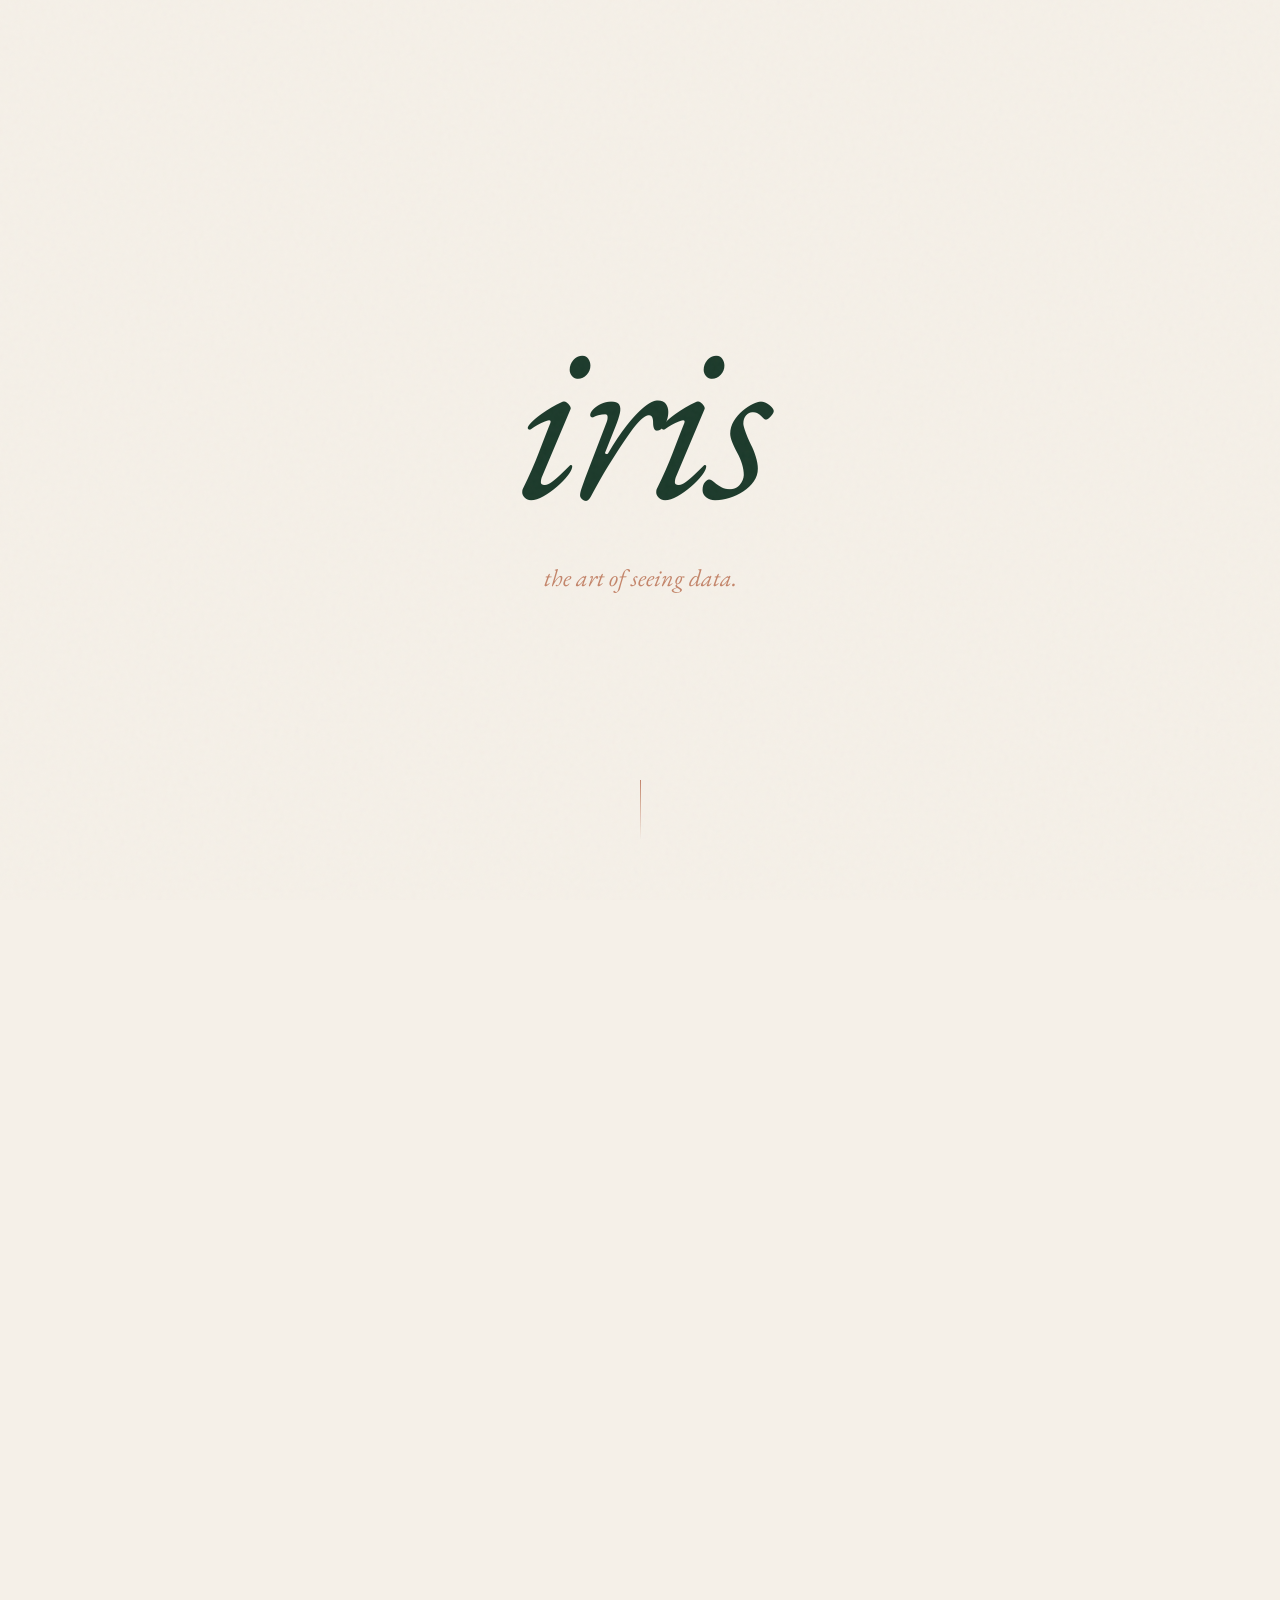
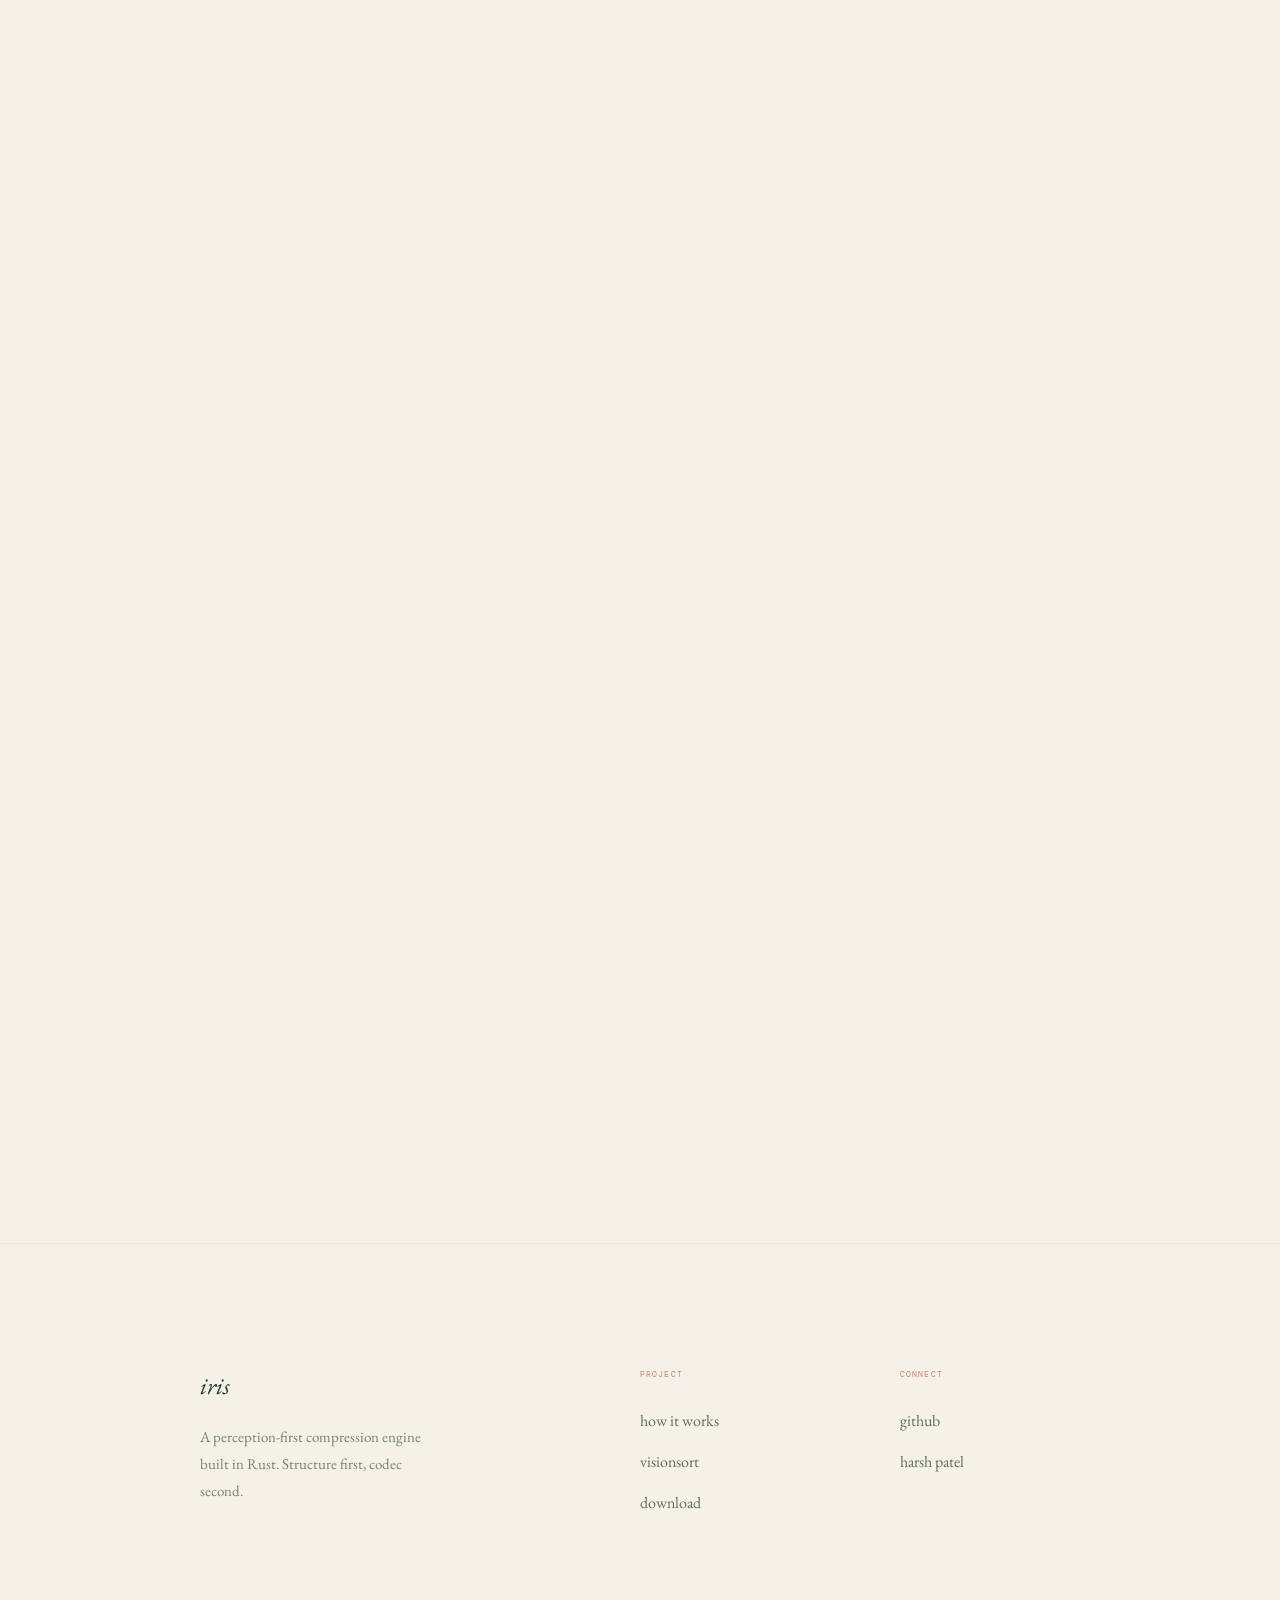
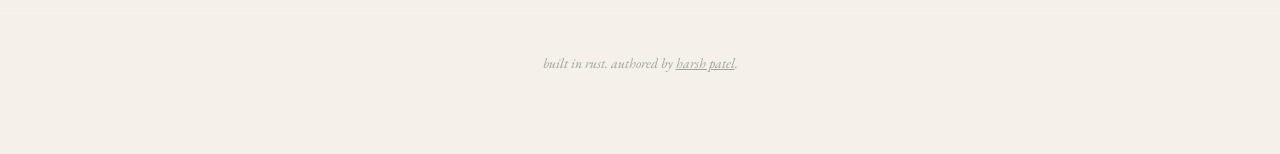
<file: index.html>
<!DOCTYPE html>
<html lang="en">
<head>
  <meta charset="UTF-8">
  <meta name="viewport" content="width=device-width, initial-scale=1.0, viewport-fit=cover">
  <title>iris — perception-first compression</title>
  <meta name="description" content="A compression engine that treats compression as a perception problem. Built in Rust with zero dependencies.">
  <link rel="stylesheet" href="styles.css">
  <script src="main.js" defer></script>
</head>
<body class="home">

  <nav>
    <a href="index.html" class="nav-left">iris</a>
    <div class="nav-right">
      <div class="version-dropdown">
        <span class="label">version:</span>
        <div class="version-custom-select">
          <span class="version-current">iris</span>
          <div class="version-options">
            <div class="version-option" data-value="base">iris</div>
            <div class="version-option" data-value="salience">iris + salience</div>
          </div>
        </div>
      </div>
      <a href="how-it-works.html">how it works</a>
      <a href="visionsort.html">visionsort</a>
      <a href="salience.html" class="salience-only">salience</a>
      <a href="get-started.html">download</a>
      <a href="https://github.com/Carsk101/iris">github</a>
    </div>
  </nav>

  <main>
    <section class="cover">
      <h1 class="cover-title reveal visible">iris</h1>
      <p class="cover-subtitle reveal visible">the art of seeing data.</p>
      <div class="scroll-guide reveal visible"></div>
    </section>

    <div class="hero">
      <div class="container">
        <div class="hero-eyebrow reveal stagger-1">perception first</div>
        <h1 class="reveal stagger-2">compression that<br>sees the data<span class="salience-only salience-badge">+ salience active</span></h1>
        <p class="hero-subtitle reveal stagger-3">iris profiles before it compresses. structure first, codec second.</p>
        <div class="hero-code reveal stagger-4">
          <div class="terminal-card">
            <code>iris compress archive.csv out.iris</code><br>
            <code>iris decompress out.iris recovered.csv</code>
          </div>
        </div>
      </div>
    </div>

    <div class="container reveal">
      <section>
        <h2 class="section-title">the numbers</h2>
        <div class="table-container">
          <style>
            table { width: 100%; border-collapse: collapse; font-family: var(--font-mono); font-size: 14px; text-align: left; }
            th, td { padding: 16px 24px; border-bottom: 0.5px solid rgba(28,58,43,0.1); }
            th { font-weight: normal; color: rgba(28,58,43,0.6); }
            .iris-col { color: var(--accent); }
            tr:hover td { color: var(--accent); transition: color 0.4s var(--ease); }
          </style>
          <table>
            <thead>
              <tr>
                <th>file type</th>
                <th>size</th>
                <th>zstd -19</th>
                <th>bzip2 -9</th>
                <th class="iris-col">iris</th>
              </tr>
            </thead>
            <tbody>
              <tr><td>random binary</td><td>5 MB</td><td>1.00x</td><td>1.00x</td><td class="iris-col">1.00x</td></tr>
              <tr><td>structured logs</td><td>7.4 MB</td><td>9.76x</td><td>13.28x</td><td class="iris-col">15.0x</td></tr>
              <tr><td>CSV export</td><td>3.5 MB</td><td>4.36x</td><td>4.98x</td><td class="iris-col">6.6x</td></tr>
              <tr><td>nearly-sorted u32s</td><td>4 MB</td><td>171x</td><td>247x</td><td class="iris-col">405x</td></tr>
              <tr><td>repetitive binary</td><td>2 MB</td><td>3.29x</td><td>3.23x</td><td class="iris-col">3.30x</td></tr>
            </tbody>
          </table>
        </div>
        <p class="table-footnote" style="font-style: italic; opacity: 0.5; font-size: 14px; margin-top: 16px;">all roundtrips verified lossless by MD5</p>
      </section>

      <section class="reveal">
        <h2 class="section-title"><span class="base-only">five</span><span class="salience-only">six</span> stages</h2>
        <div class="grid" style="display: grid; grid-template-columns: 1fr 1fr; gap: 32px;">
          <style>
             .card { margin-bottom: 16px; }
             @media (max-width: 768px) { .grid { grid-template-columns: 1fr !important; } }
          </style>
          <div class="card reveal stagger-1">
            <div class="card-num">01</div>
            <h3>profile</h3>
            <p>a single read-only pass measures entropy, autocorrelation at 64 lags, and block fingerprints. nothing is read twice.</p>
          </div>
          <div class="card reveal stagger-2 salience-only" style="border-left: 2px solid var(--accent); background: rgba(196, 133, 106, 0.02);">
            <div class="card-num" style="color: var(--accent);">0.5</div>
            <h3 style="color: var(--accent);">salience</h3>
            <p>detects tensor_mode. computes a strictly lossless per-block saliency map and infers layer chunks to influence routing without altering values.</p>
          </div>
          <div class="card reveal stagger-3">
            <div class="card-num">02</div>
            <h3>column grammar</h3>
            <p>structured text is decomposed by column. enums become dict indices. the result approaches the information-theoretic minimum.</p>
          </div>
          <div class="card reveal stagger-4">
            <div class="card-num">03</div>
            <h3>resonance</h3>
            <p>periodic structure is extracted via wrapping i8 delta at the dominant lag. data with a strong period compresses to near-zero residual.</p>
          </div>
          <div class="card reveal stagger-5">
            <div class="card-num">04</div>
            <h3>prediction graph</h3>
            <p>similar blocks found via SimHash and LSH bands. no window limit. similar blocks stored as XOR deltas. lz77 can't do this.</p>
          </div>
          <div class="card reveal stagger-6" style="grid-column: 1 / -1; max-width: 460px; margin: 0 auto;">
            <div class="card-num">05</div>
            <h3>route</h3>
            <p>final entropy decides the pure-rust codec. rANS, range-coding, or hierarchical block matching. zero external dependencies.</p>
          </div>
        </div>
      </section>

      <section class="reveal">
        <h2 class="section-title">usage</h2>
        <style>
          .usage-item { margin-bottom: 56px; }
          .usage-caption { font-style: italic; opacity: 0.6; font-size: 16px; margin-top: 12px; }
        </style>
        <div class="usage-item reveal">
          <div class="terminal-card">iris compress input.log output.iris</div>
          <p class="usage-caption">compress an input file into the custom iris format</p>
        </div>
        <div class="usage-item reveal">
          <div class="terminal-card">iris decompress output.iris recovered.log</div>
          <p class="usage-caption">reconstruct the exact original bytes</p>
        </div>
        <div class="usage-item reveal">
          <div class="terminal-card">iris info output.iris</div>
          <p class="usage-caption">inspect how the file was routed based on its profile</p>
        </div>
      </section>
    </div>
  </main>

  <footer>
    <div class="container footer-grid">
      <div class="footer-col">
        <a href="index.html" class="footer-logo">iris</a>
        <p class="footer-tagline">A perception-first compression engine built in Rust. Structure first, codec second.</p>
      </div>
      <div class="footer-col">
        <h4>project</h4>
        <a href="how-it-works.html">how it works</a>
        <a href="visionsort.html">visionsort</a>
        <a href="salience.html" class="salience-only" style="display: block;">salience</a>
        <a href="get-started.html">download</a>
      </div>
      <div class="footer-col">
        <h4>connect</h4>
        <a href="https://github.com/Carsk101/iris">github</a>
        <a href="http://harshswebsite.com" target="_blank">harsh patel</a>
      </div>
    </div>
    <div class="footer-bottom">
      <p>built in rust. authored by <a href="http://harshswebsite.com" target="_blank" style="color: inherit; text-decoration: underline;">harsh patel</a>.</p>
    </div>
  </footer>

</body>
</html>
</file>
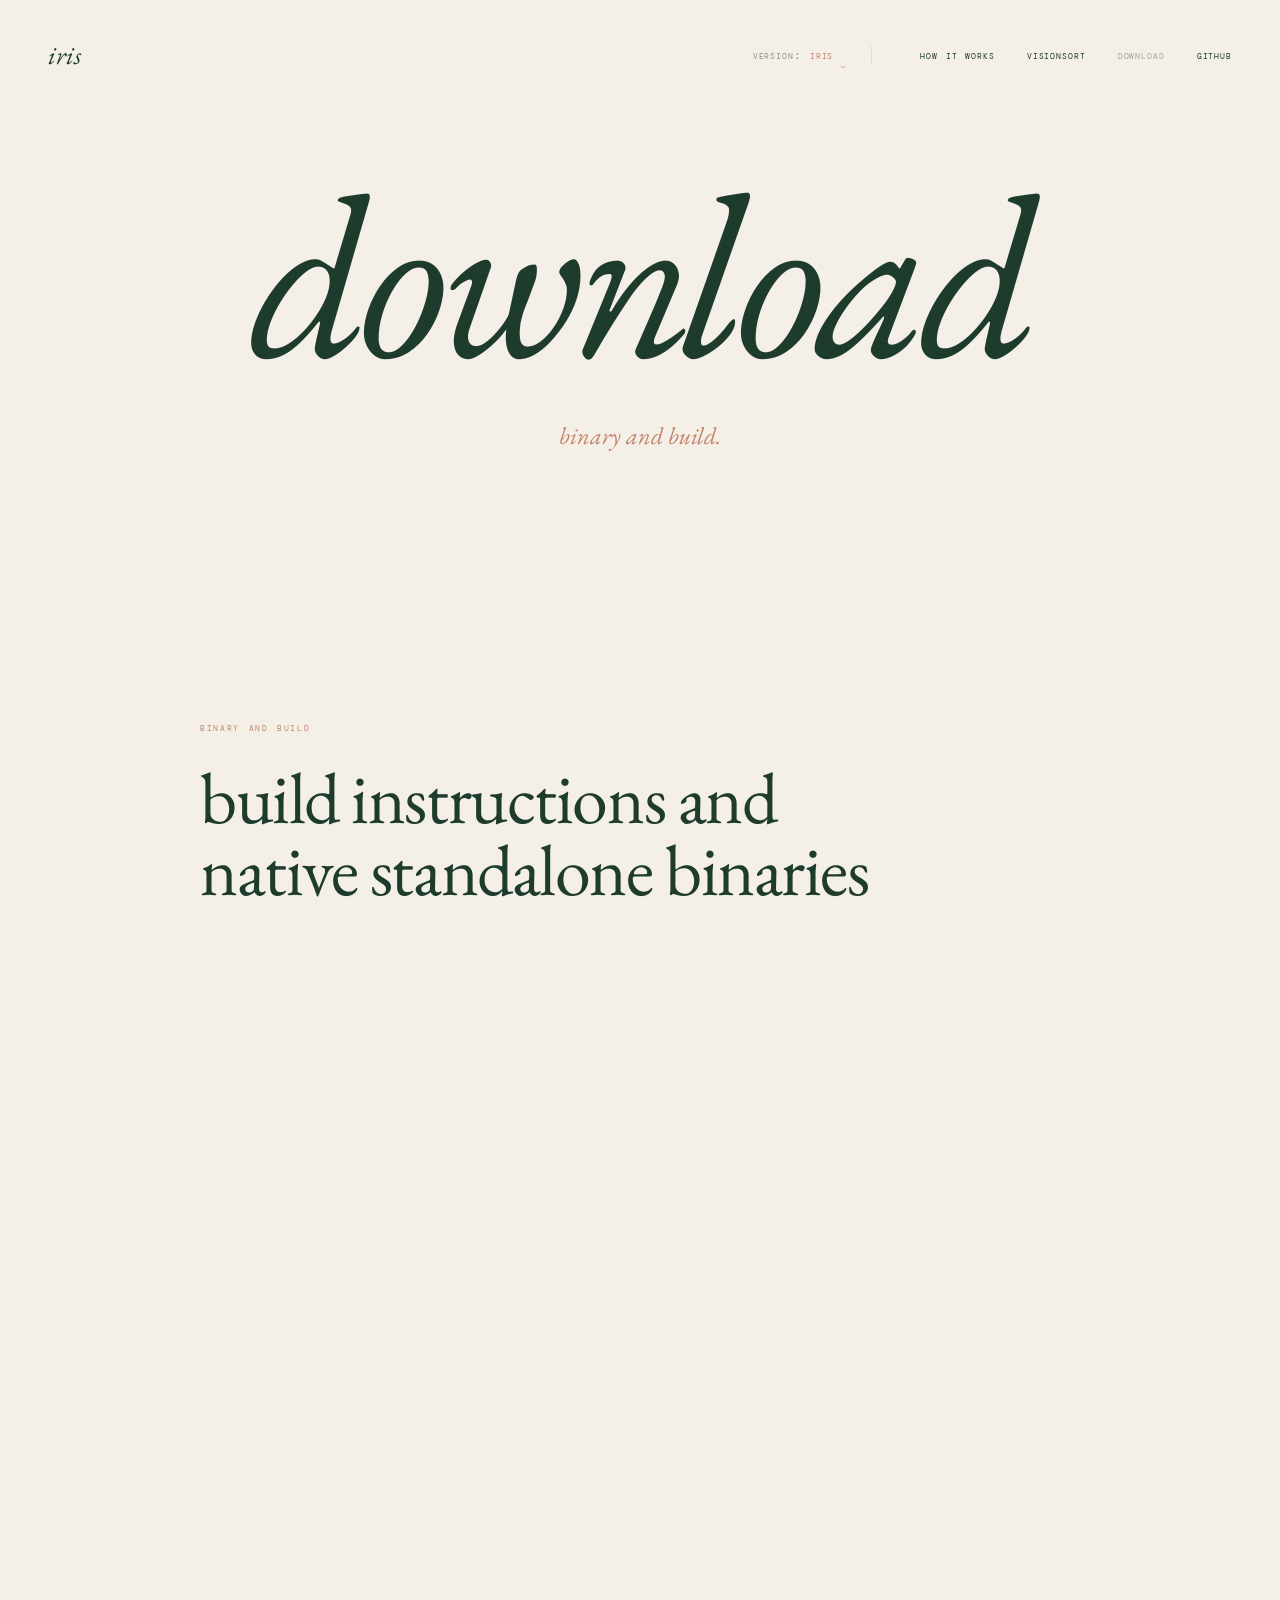
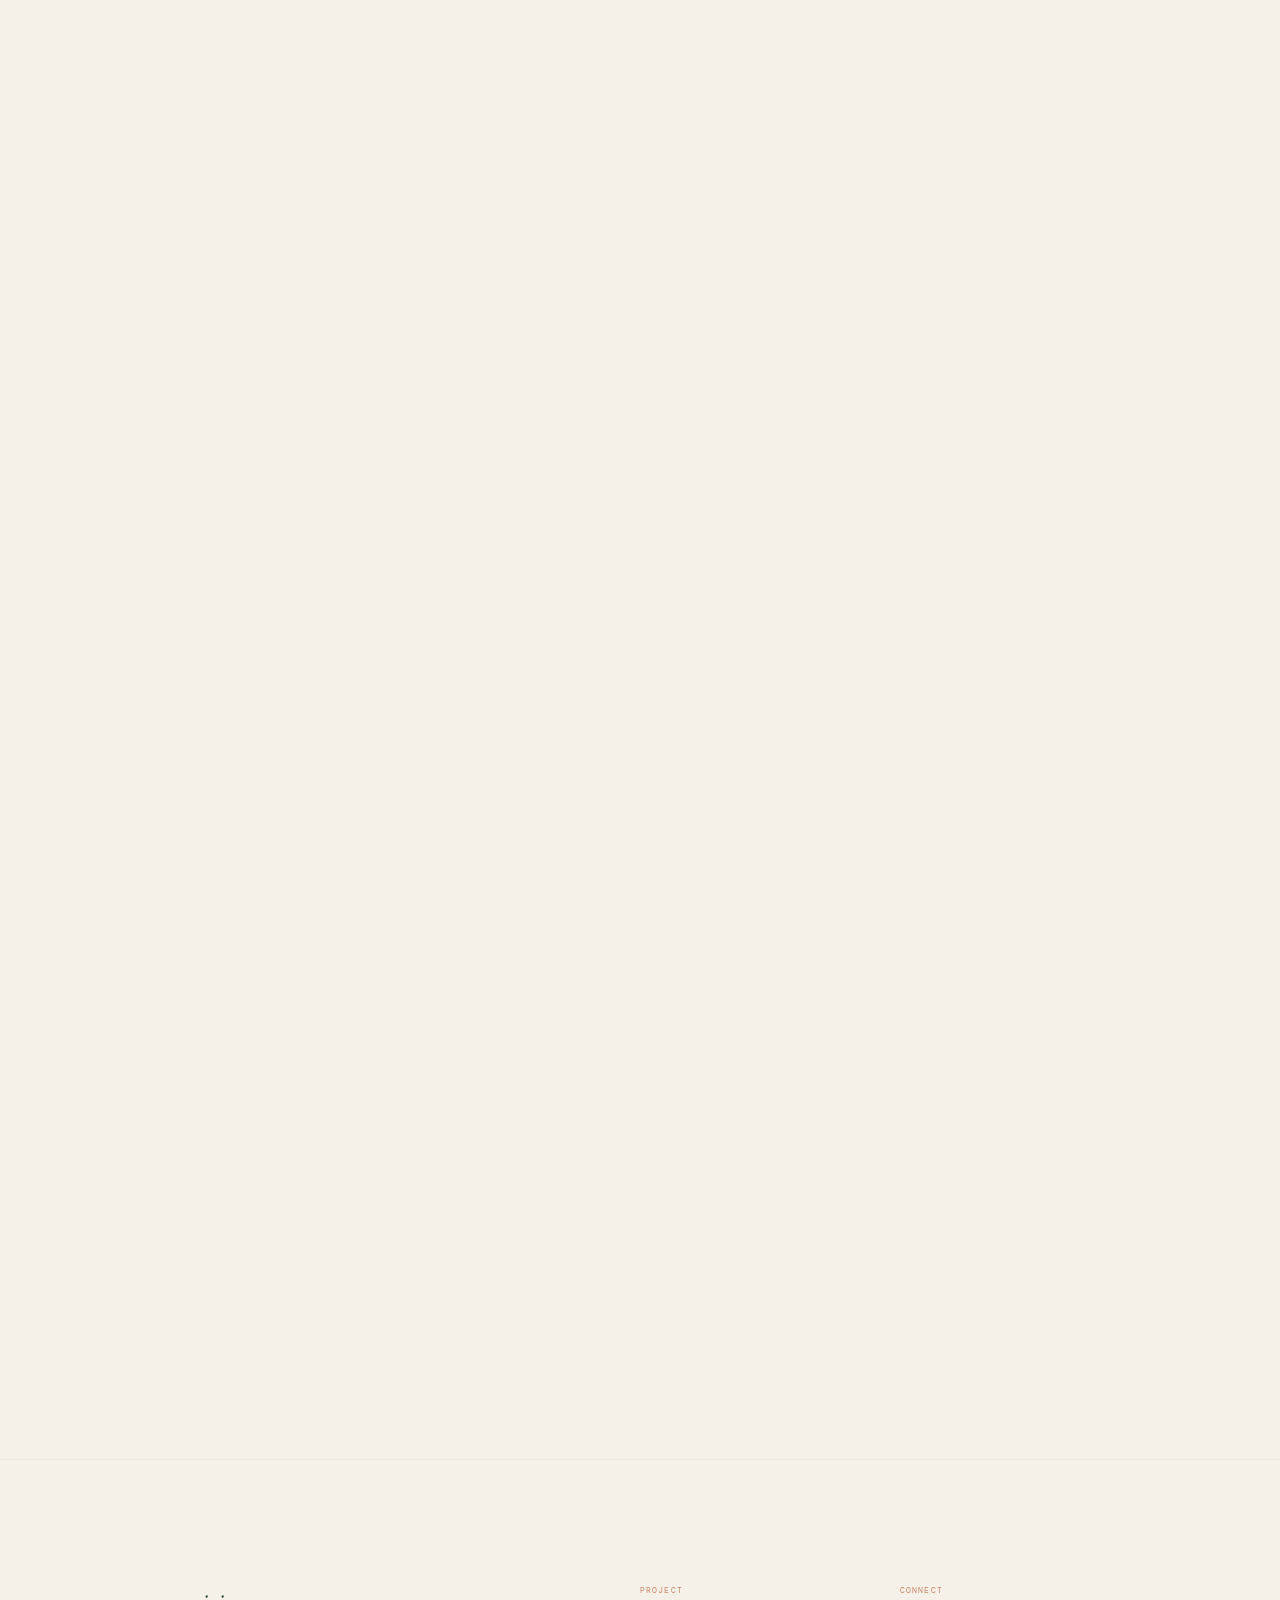
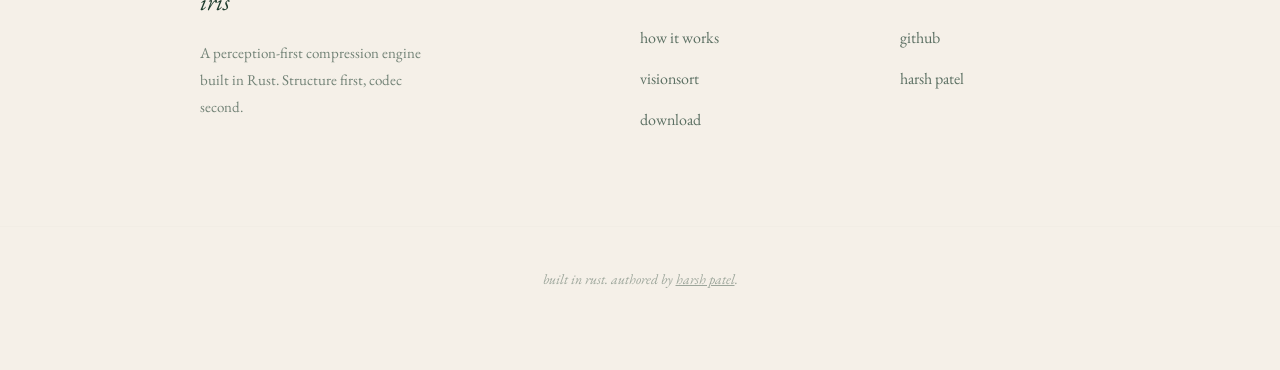
<file: get-started.html>
<!DOCTYPE html>
<html lang="en">
<head>
  <meta charset="UTF-8">
  <meta name="viewport" content="width=device-width, initial-scale=1.0, viewport-fit=cover">
  <title>get started — iris</title>
  <link rel="stylesheet" href="styles.css">
  <script src="main.js" defer></script>
</head>
<body class="get-started">

  <nav>
    <a href="index.html" class="nav-left">iris</a>
    <div class="nav-right">
      <div class="version-dropdown">
        <span class="label">version:</span>
        <div class="version-custom-select">
          <span class="version-current">iris</span>
          <div class="version-options">
            <div class="version-option" data-value="base">iris</div>
            <div class="version-option" data-value="salience">iris + salience</div>
          </div>
        </div>
      </div>
      <a href="how-it-works.html">how it works</a>
      <a href="visionsort.html">visionsort</a>
      <a href="salience.html" class="salience-only">salience</a>
      <a href="get-started.html" class="active">download</a>
      <a href="https://github.com/Carsk101/iris">github</a>
    </div>
  </nav>

  <main>
    <section class="cover">
      <h1 class="cover-title reveal visible">download</h1>
      <p class="cover-subtitle reveal visible">binary and build.</p>
      <div class="scroll-guide reveal visible"></div>
    </section>

    <div class="hero">
      <div class="container">
        <div class="hero-eyebrow reveal stagger-1">binary and build</div>
        <h1 class="reveal stagger-2">build instructions and<br>native standalone binaries</h1>
        <p class="hero-subtitle reveal stagger-3">iris is a standalone binary. zero runtime dependencies. zero friction.</p>
      </div>
    </div>

    <div class="container">
      <section class="reveal">
        <h2 class="section-title">installation</h2>
        <div class="prose reveal stagger-1">
          <p>The easiest way to install iris is via cargo, the Rust package manager. This compiles the engine specifically for your hardware.</p>
          <div class="terminal-card" style="margin: 32px 0;">
            <code>cargo install iris-cli</code>
          </div>
          <p>Alternatively, you can download pre-compiled binaries for macOS, Linux, and Windows from our <a href="https://github.com/Carsk101/iris/releases" target="_blank" style="color: var(--accent); text-decoration: underline;">releases page</a>.</p>
        </div>
      </section>

      <section class="reveal">
        <h2 class="section-title">usage</h2>
        <div class="prose reveal">
          <p>The CLI is designed to be as minimal and straightforward as the algorithm itself.</p>
          
          <p style="font-family: var(--font-mono); font-size: 12px; color: var(--accent); font-style: italic; margin-bottom: 8px;">compressing data</p>
          <div class="terminal-card" style="margin-bottom: 32px;">
            <code>iris compress input.bin output.iris</code>
          </div>

          <p style="font-family: var(--font-mono); font-size: 12px; color: var(--accent); font-style: italic; margin-bottom: 8px;">decompressing data</p>
          <div class="terminal-card">
            <code>iris decompress output.iris original.bin</code>
          </div>
        </div>
      </section>

      <section class="reveal">
        <h2 class="section-title">system requirements</h2>
        <div class="grid" style="display: grid; grid-template-columns: 1fr 1fr 1fr; gap: 32px;">
          <style>
             @media (max-width: 900px) { .grid { grid-template-columns: 1fr !important; } }
          </style>
          <div class="card reveal stagger-1">
            <div class="card-num">i</div>
            <h3>zero dependencies</h3>
            <p style="font-size: 15px; opacity: 0.8;">iris requires absolutely nothing to run. no ffmpeg, no cuda, no shared libraries. everything is statically linked.</p>
          </div>
          <div class="card reveal stagger-2">
            <div class="card-num">ii</div>
            <h3>cross-platform</h3>
            <p style="font-size: 15px; opacity: 0.8;">fully native execution on macOS (Intel/M-series), Linux, and Windows. the entire codec stack is pure Rust.</p>
          </div>
          <div class="card reveal stagger-3">
            <div class="card-num">iii</div>
            <h3>memory bounds</h3>
            <p style="font-size: 15px; opacity: 0.8;">iris streams data dynamically but requires at least 256MB of RAM for large block-matching context tables.</p>
          </div>
        </div>
      </section>
    </div>
  </main>

  <footer>
    <div class="container footer-grid">
      <div class="footer-col">
        <a href="index.html" class="footer-logo">iris</a>
        <p class="footer-tagline">A perception-first compression engine built in Rust. Structure first, codec second.</p>
      </div>
      <div class="footer-col">
        <h4>project</h4>
        <a href="how-it-works.html">how it works</a>
        <a href="visionsort.html">visionsort</a>
        <a href="salience.html" class="salience-only" style="display: block;">salience</a>
        <a href="get-started.html">download</a>
      </div>
      <div class="footer-col">
        <h4>connect</h4>
        <a href="https://github.com/Carsk101/iris">github</a>
        <a href="http://harshswebsite.com" target="_blank">harsh patel</a>
      </div>
    </div>
    <div class="footer-bottom">
      <p>built in rust. authored by <a href="http://harshswebsite.com" target="_blank" style="color: inherit; text-decoration: underline;">harsh patel</a>.</p>
    </div>
  </footer>

</body>
</html>
</file>
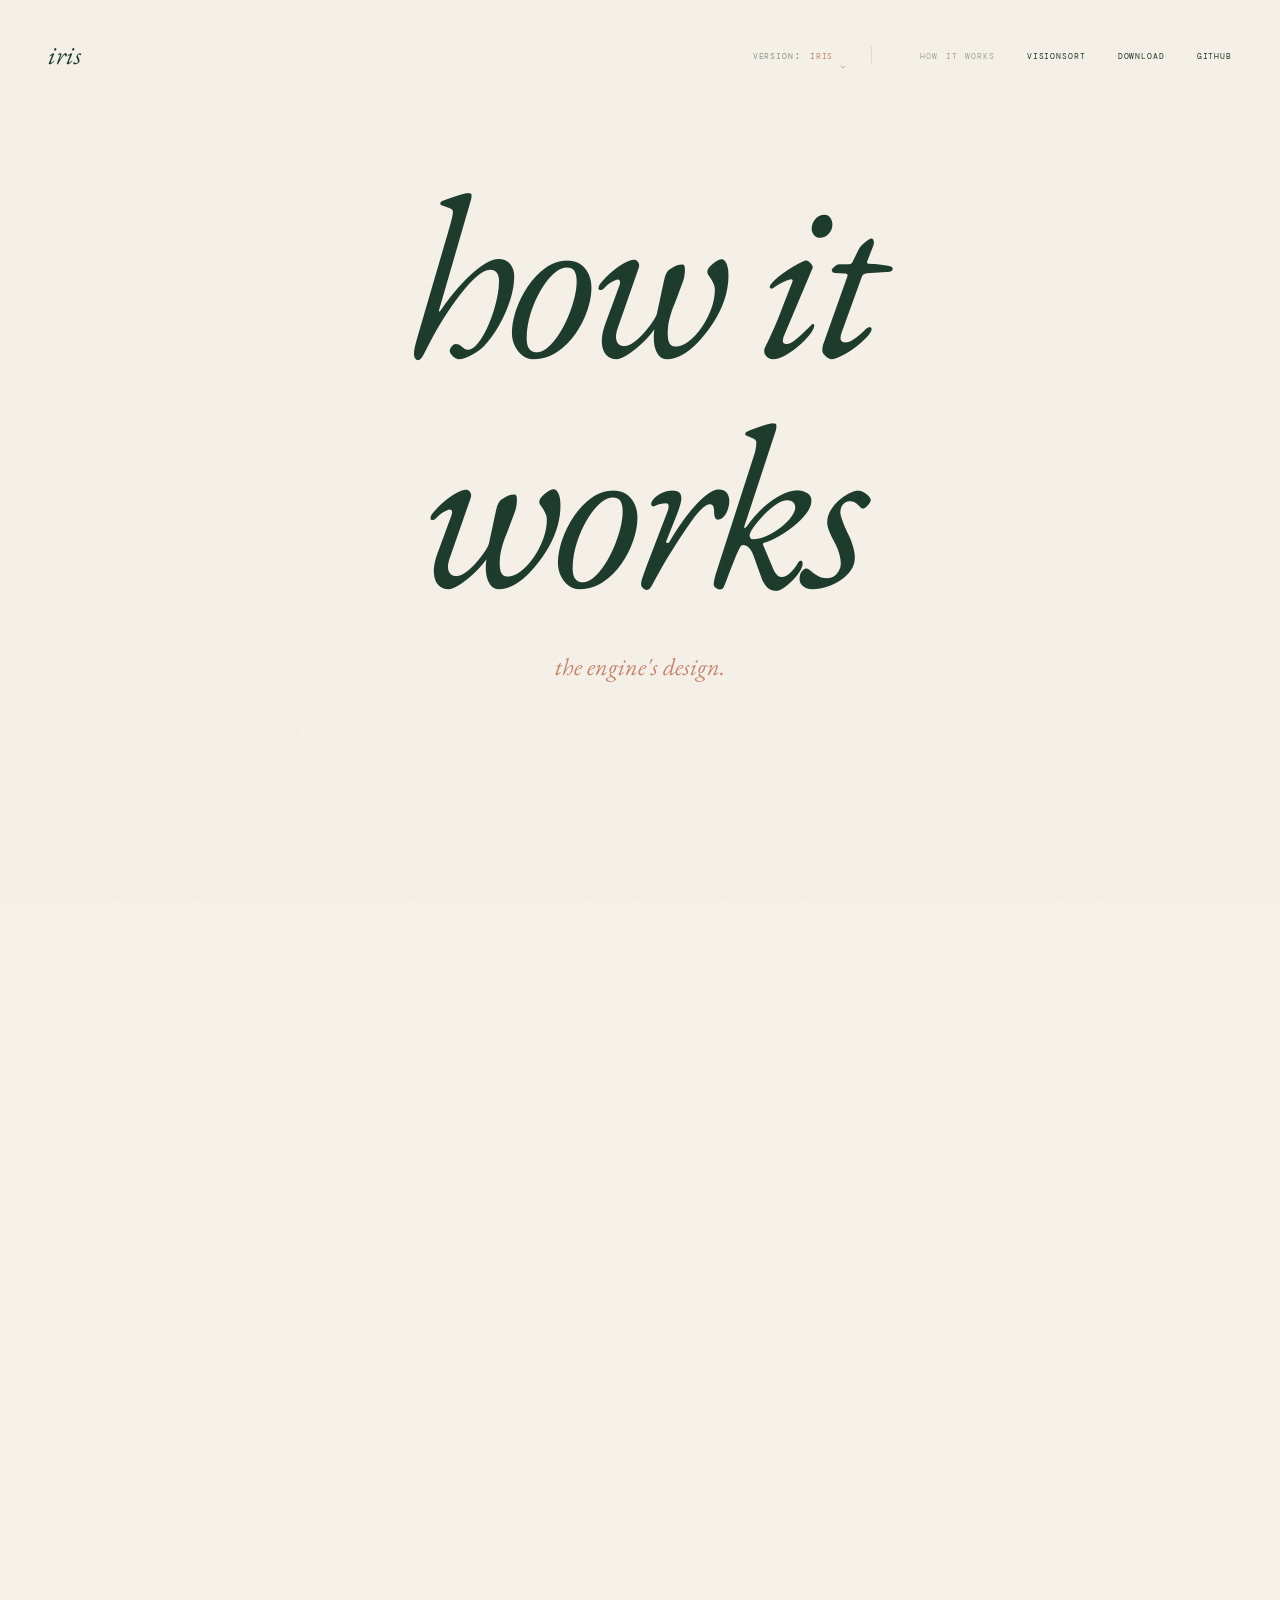
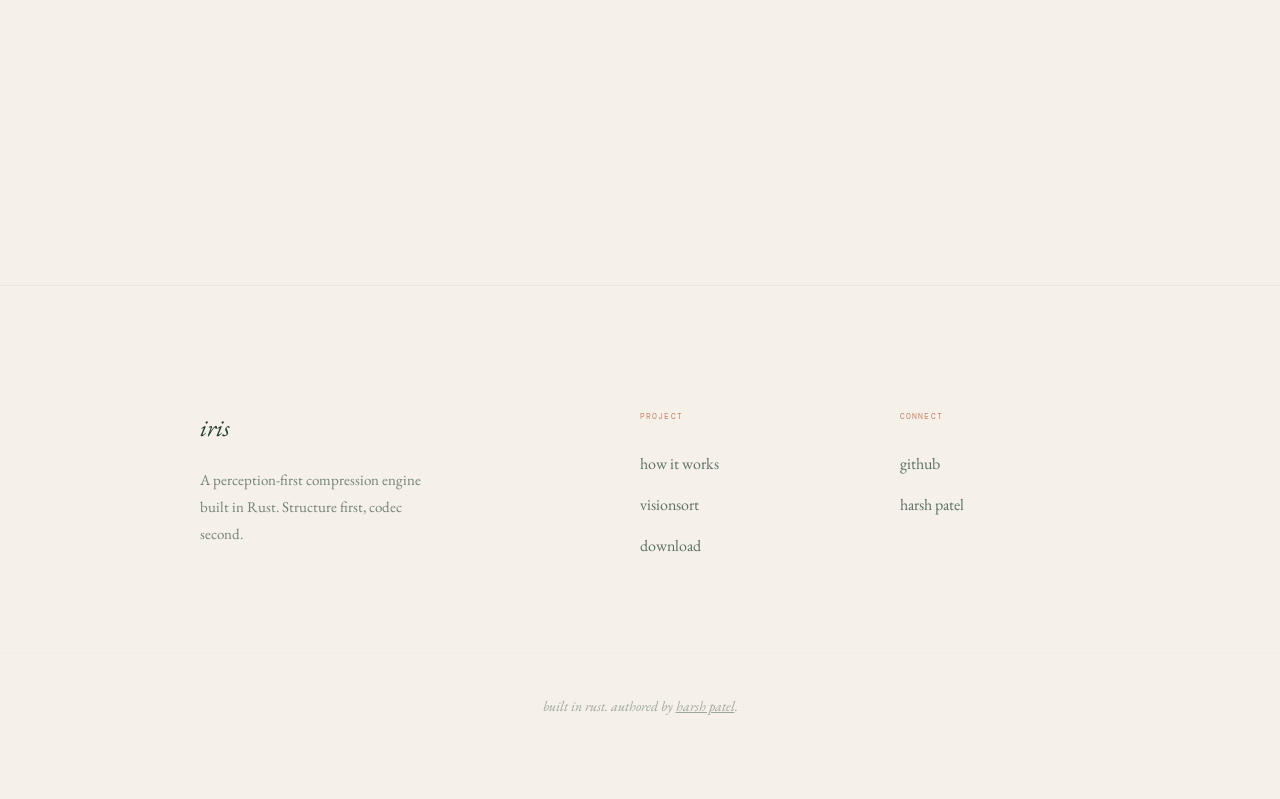
<file: how-it-works.html>
<!DOCTYPE html>
<html lang="en">

<head>
  <meta charset="UTF-8">
  <meta name="viewport" content="width=device-width, initial-scale=1.0, viewport-fit=cover">
  <title>how it works — iris</title>
  <link rel="stylesheet" href="styles.css">
  <script src="main.js" defer></script>
</head>

<body class="how-it-works">

  <nav>
    <a href="index.html" class="nav-left">iris</a>
    <div class="nav-right">
      <div class="version-dropdown">
        <span class="label">version:</span>
        <div class="version-custom-select">
          <span class="version-current">iris</span>
          <div class="version-options">
            <div class="version-option" data-value="base">iris</div>
            <div class="version-option" data-value="salience">iris + salience</div>
          </div>
        </div>
      </div>
      <a href="how-it-works.html" class="active">how it works</a>
      <a href="visionsort.html">visionsort</a>
      <a href="salience.html" class="salience-only">salience</a>
      <a href="get-started.html">download</a>
      <a href="https://github.com/Carsk101/iris">github</a>
    </div>
  </nav>

  <main>
    <section class="cover">
      <h1 class="cover-title reveal visible">how it <br> works</h1>
      <p class="cover-subtitle reveal visible">the engine's design.</p>
      <div class="scroll-guide reveal visible"></div>
    </section>

    <div class="hero">
      <div class="container">
        <div class="hero-eyebrow reveal stagger-1">the anatomy of perception</div>
        <h1 class="reveal stagger-2">the architecture of<br>unhurried compression</h1>
        <p class="hero-subtitle reveal stagger-3">iris treats data compression as a perception problem. profile first,
          route second.</p>
      </div>
    </div>

    <div class="container">
      <section class="reveal">
        <h2 class="section-title">the perception pass</h2>
        <div class="prose reveal stagger-1">
          <p>Most compressors fail because they are blind. They apply the same sliding window or entropy coding
            regardless of what the data actually looks like.</p>
          <p>iris takes the opposite approach: read the dataset once, understand its global structural profile, and only
            then route the data through the stage best suited to eliminate what it finds.</p>
        </div>
      </section>

      <section class="reveal">
        <h2 class="section-title">three phases</h2>
        <div class="grid" style="display: grid; grid-template-columns: 1fr 1fr 1fr; gap: 32px;">
          <style>
            @media (max-width: 900px) {
              .grid {
                grid-template-columns: 1fr !important;
              }
            }
          </style>
          <div class="card reveal stagger-1">
            <div class="card-num">i</div>
            <h3>observe → profile</h3>
            <p style="font-size: 15px;">A single read-only pass calculates byte entropy, autocorrelation at all lags up
              to 64, and block fingerprints. The profiler builds the context map that every subsequent stage uses.</p>
          </div>
          <div class="card reveal stagger-2">
            <div class="card-num">ii</div>
            <h3>decompose → router</h3>
            <p style="font-size: 15px;">Structured text is routed to the Column Grammar engine. Periodic binary data
              hits the Resonance stage. Large-scale structural similarity is handled by the Prediction Graph.</p>
          </div>
          <div class="card reveal stagger-3">
            <div class="card-num">iii</div>
            <h3>pack → coder</h3>
            <p style="font-size: 15px;">The final residuals—stripped of all identifiable structure—are packed via our
              internal pure-Rust rANS and Range Coding engines.
              <span class="salience-only" style="color: var(--accent); display: inline;">In tensor mode, Salience scores accurately guide which sub-coder to use per block. </span>
              Zero external libraries, just pure information theory.
            </p>
          </div>
        </div>
      </section>

      <section class="reveal">
        <h2 class="section-title">nearsorted.bin</h2>
        <div class="reveal">
          <p
            style="font-family: var(--font-mono); font-size: 12px; color: var(--accent); opacity: 0.6; margin-bottom: 8px;">
            the pipeline in practice</p>
          <div class="card" style="padding: 48px;">
            <p style="margin-bottom: 24px;"><strong>phase i (profile)</strong>: The read-only profiler builds the context
              map. <span style="font-family: var(--font-mono); color: var(--accent);">autocorrelation</span> peaks at
              <span style="font-family: var(--font-mono); color: var(--accent);">lag=4</span>. The <span
                style="font-family: var(--font-mono); color: var(--accent);">running_surprise</span> metric remains
              near 0.02, identifying a high-resonance target.</p>
            <p style="margin-bottom: 24px;"><strong>phase ii (eliminate)</strong>: The Resonance extraction engine fires at
              lag=4. The residual is <span style="font-family: var(--font-mono); color: var(--accent);">data[i]
                wrapping_sub data[i-4]</span>. The structural periodicity is stripped, leaving a nearly-zero residual
              stream.</p>
            <p><strong>phase iii (pack)</strong>: The final 4MB of residuals are squashed into 9,857 bytes by the internal
              rANS engine. Final ratio: <span
                style="font-family: var(--font-mono); color: var(--accent); font-weight: 500; font-size: 20px;">405x</span>.
            </p>
          </div>
        </div>
      </section>

      <section class="reveal">
        <h2 class="section-title">prediction graph</h2>
        <div class="reveal">
          <p
            style="font-family: var(--font-mono); font-size: 12px; color: var(--accent); opacity: 0.6; margin-bottom: 8px;">
            the architecture</p>
          <div class="card" style="padding: 48px; border-left: 2px solid var(--accent);">
            <p style="margin-bottom: 24px;">Traditional LZ77 compressors are trapped by a small sliding window (usually
              32kb–1mb). If a block repeats 10mb away, they can't "see" it.</p>
            <p style="margin-bottom: 24px;">iris removes this limit. Using SimHash fingerprints and LSH bands during the
              initial profile pass, the **Prediction Graph** identifies similar blocks regardless of their physical
              distance in the file.</p>
            <p style="margin-bottom: 48px;">Similar blocks are XOR-delta'd against their nearest neighbor, leaving a nearly-zero residual for the
              final coder.</p>

            <!-- Visual Graph Integration v2: The Blueprint -->
            <div class="tree-container" style="display: flex; gap: 56px; overflow-x: auto; padding-top: 48px; border-top: 1px solid rgba(196, 133, 106, 0.08);">
              <style>
                .node {
                  font-family: var(--font-mono);
                  font-size: 10px;
                  padding: 12px 14px;
                  border: 1px solid rgba(196, 133, 106, 0.15);
                  margin-bottom: 12px;
                  position: relative;
                  white-space: nowrap;
                  letter-spacing: 0.1em;
                  text-transform: lowercase;
                  color: var(--text-muted);
                }
                .node.raw {
                  background: rgba(196, 133, 106, 0.03);
                  border-color: var(--accent);
                  color: var(--text);
                  font-weight: 500;
                }
                .node.delta {
                  border-style: dotted;
                  opacity: 0.8;
                }
                .node-meta {
                  position: absolute;
                  top: -16px;
                  left: 0;
                  font-size: 8px;
                  font-style: italic;
                  opacity: 0.4;
                  white-space: nowrap;
                }
                .branch {
                  padding-left: 28px;
                  border-left: 1px solid rgba(196, 133, 106, 0.1);
                  margin-left: 8px;
                  position: relative;
                }
                /* Blueprint L-Connector Junction Dot */
                .branch::after {
                  content: "";
                  position: absolute;
                  left: -3px;
                  top: 16px;
                  width: 5px;
                  height: 5px;
                  border-radius: 50%;
                  background: var(--accent);
                  opacity: 0.2;
                }
                .branch::before {
                  content: "";
                  position: absolute;
                  left: -28px;
                  top: 19px;
                  width: 28px;
                  height: 1px;
                  background: rgba(196, 133, 106, 0.1);
                }
              </style>

              <!-- Group 0 -->
              <div class="reveal stagger-1">
                <div class="node-meta">profile anchor</div>
                <div class="node raw">[block 0] raw</div>
                <div class="branch reveal stagger-2">
                  <div class="node delta">block 1 (Δ) <span style="font-size: 8px; opacity: 0.4;">residue: 0.04%</span></div>
                  <div class="node delta">block 3 (Δ) <span style="font-size: 8px; opacity: 0.4;">residue: 0.01%</span></div>
                  <div class="node delta">block 4 (Δ)</div>
                  <div class="branch reveal stagger-3">
                    <div class="node delta">block 5 (Δ) <span style="font-size: 8px; opacity: 0.4;">cascading</span></div>
                  </div>
                </div>
              </div>

              <!-- Group 2 -->
              <div class="reveal stagger-2" style="margin-top: 12px;">
                <div class="node-meta">profile anchor</div>
                <div class="node raw">[block 2] raw</div>
                <div class="branch reveal stagger-3">
                  <div class="node delta">block 6 (Δ)</div>
                </div>
              </div>

              <!-- Group 7 -->
              <div class="reveal stagger-3" style="margin-top: 24px;">
                <div class="node-meta" style="color: var(--accent); opacity: 0.8;">global simhash match (+12MB)</div>
                <div class="node raw">[block 7] raw</div>
                <div class="branch reveal stagger-4">
                  <div class="node delta">block 8 (Δ)</div>
                </div>
              </div>
            </div>
          </div>
        </div>
      </section>

      <section class="reveal">
        <h2 class="section-title">shared architecture</h2>
        <div class="grid" style="display: grid; grid-template-columns: 1fr 1fr; gap: 80px;">
          <div class="prose reveal">
            <p>By moving the perception of the data to the very beginning, iris eliminates the need for expensive
              re-reads or complex back-tracking during compression.</p>
            <p>The entire pipeline is built in pure Rust 1.75+, leveraging context-packing and range asymmetric numeral
              systems for maximum density.</p>
          </div>
          <div class="diagram reveal" style="border-left: 1px solid var(--accent); padding-left: 32px;">
            <h4
              style="font-family: var(--font-mono); font-size: 11px; font-variant: small-caps; color: var(--accent); margin-bottom: 24px;">
              pipeline flow</h4>
            <ul style="list-style: none; font-family: var(--font-mono); font-size: 13px;">
              <li style="margin-bottom: 12px;">→ phase 1: profile table</li>
              <li style="margin-bottom: 12px; color: var(--accent);" class="salience-only">→ phase 1.5: salience map (tensor block routing)</li>
              <li style="margin-bottom: 12px;">→ phase 2: structural elimination</li>
              <li style="margin-bottom: 12px;">→ phase 3: rANS pack</li>
              <li>→ result: .iris standalone</li>
            </ul>
          </div>
        </div>
      </section>
    </div>
  </main>

  <footer>
    <div class="container footer-grid">
      <div class="footer-col">
        <a href="index.html" class="footer-logo">iris</a>
        <p class="footer-tagline">A perception-first compression engine built in Rust. Structure first, codec second.
        </p>
      </div>
      <div class="footer-col">
        <h4>project</h4>
        <a href="how-it-works.html">how it works</a>
        <a href="visionsort.html">visionsort</a>
        <a href="salience.html" class="salience-only" style="display: block;">salience</a>
        <a href="get-started.html">download</a>
      </div>
      <div class="footer-col">
        <h4>connect</h4>
        <a href="https://github.com/Carsk101/iris">github</a>
        <a href="http://harshswebsite.com" target="_blank">harsh patel</a>
      </div>
    </div>
    <div class="footer-bottom">
      <p>built in rust. authored by <a href="http://harshswebsite.com" target="_blank"
          style="color: inherit; text-decoration: underline;">harsh patel</a>.</p>
    </div>
  </footer>

</body>

</html>
</file>
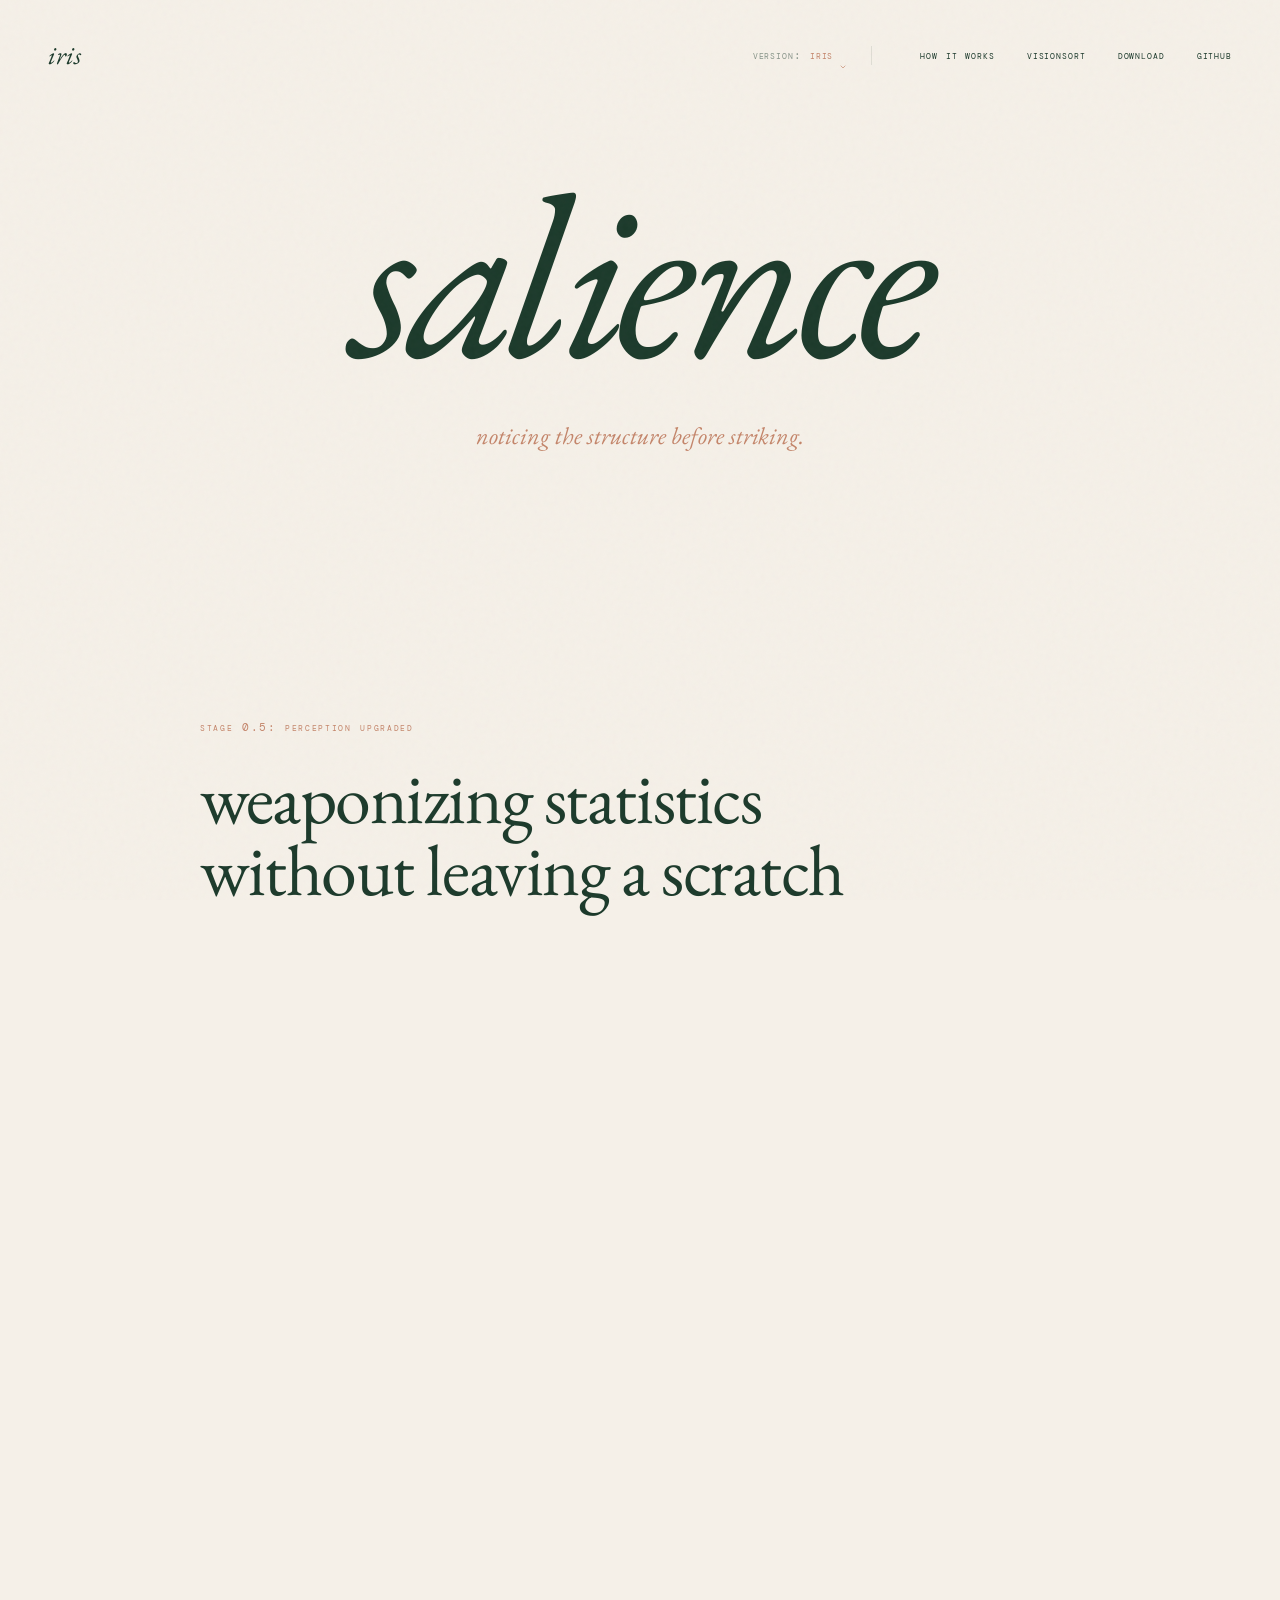
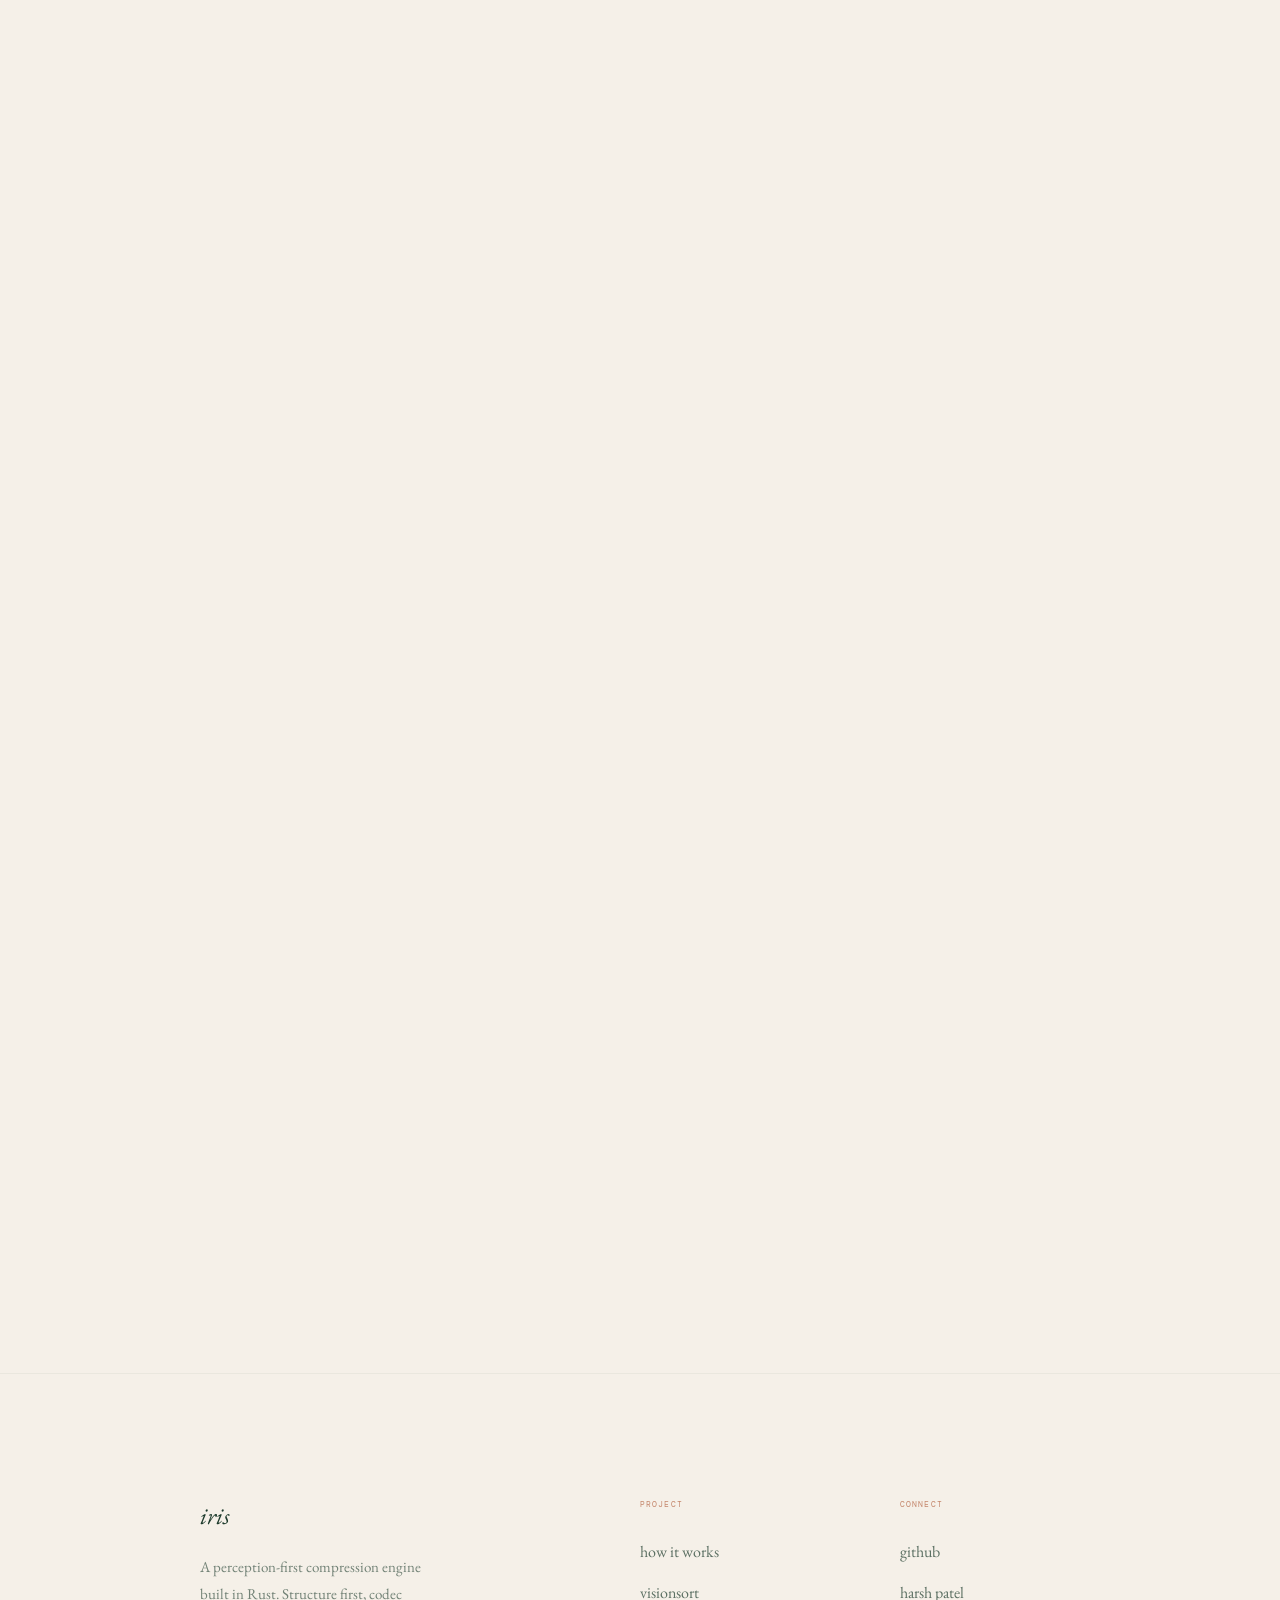
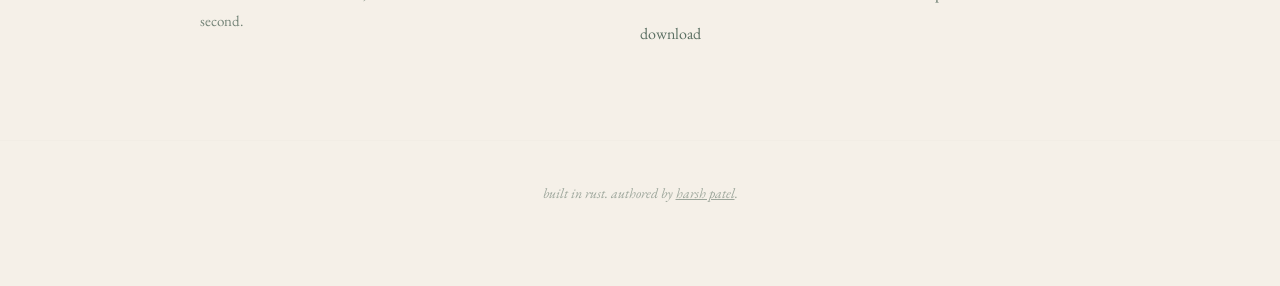
<file: salience.html>
<!DOCTYPE html>
<html lang="en">
<head>
  <meta charset="UTF-8">
  <meta name="viewport" content="width=device-width, initial-scale=1.0, viewport-fit=cover">
  <title>salience — iris</title>
  <link rel="stylesheet" href="styles.css">
  <script src="main.js" defer></script>
</head>
<body class="salience">

  <nav>
    <a href="index.html" class="nav-left">iris</a>
    <div class="nav-right">
      <div class="version-dropdown">
        <span class="label">version:</span>
        <div class="version-custom-select">
          <span class="version-current">iris</span>
          <div class="version-options">
            <div class="version-option" data-value="base">iris</div>
            <div class="version-option" data-value="salience">iris + salience</div>
          </div>
        </div>
      </div>
      <a href="how-it-works.html">how it works</a>
      <a href="visionsort.html">visionsort</a>
      <a href="salience.html" class="salience-only active">salience</a>
      <a href="get-started.html">download</a>
      <a href="https://github.com/Carsk101/iris">github</a>
    </div>
  </nav>

  <main>
    <section class="cover">
      <h1 class="cover-title reveal visible">salience</h1>
      <p class="cover-subtitle reveal visible">noticing the structure before striking.</p>
      <div class="scroll-guide reveal visible"></div>
    </section>

    <div class="hero">
      <div class="container">
        <div class="hero-eyebrow reveal stagger-1">stage 0.5: perception upgraded</div>
        <h1 class="reveal stagger-2">weaponizing statistics<br>without leaving a scratch</h1>
        <p class="hero-subtitle reveal stagger-3">deep learning weights and scientific arrays are practically invisible to legacy compressors. salience teaches iris to see them.</p>
      </div>
    </div>

    <div class="container">

      <section class="reveal">
        <h2 class="section-title">what's in a name?</h2>
        <div class="prose reveal stagger-1">
          <p>In visual perception, <em>salience</em> is the quality that makes an object stand out from its neighbors. When you enter a room or look at a photograph, your eyes do not scan linearly from left to right. They dart immediately to the most salient features—high contrasts, sharp edges, isolated anomalies.</p>
          <p>Data compression is a perception problem. Salience (Stage 0.5) is the mechanism that allows iris to look deeply at a stream of raw bytes and instinctively <strong>"notice" what is statistically prominent</strong> before making a move.</p>
          <p>It prevents iris from compressing a multi-gigabyte Tensor blindly and instead allows it to draw a rich topographical map of where the heavy tails, outliers, and dense informational spikes live.</p>
        </div>
      </section>

      <section class="reveal">
        <h2 class="section-title">why we built it</h2>
        <div class="grid" style="display: grid; grid-template-columns: 1fr 1fr; gap: 80px;">
          <div class="prose reveal">
            <p>Modern datasets are dominated by heavy numeric arrays: FP16 and BF16 model weights, FP32 scientific manifolds, and multidimensional arrays.</p>
            <p>Traditional algorithms (like Deflate or Zstd) struggle profoundly here. Float entropy looks practically indistinguishable from white noise if you lack the numerical context. The industry responded by either punting with minimal dictionary overlaps, or resorting to aggressive <strong>lossy quantization</strong> that actively destroys inference accuracy.</p>
            <p><strong>This shouldn't be a compromise.</strong> Salience was introduced as Stage 0.5 to bridge the gap. We wanted the staggering compression ratios of a deep numeric analytics engine, while refusing to break the strict lossless oath of the iris container.</p>
          </div>
          <div class="diagram reveal" style="border-left: 1px solid var(--accent); padding-left: 32px;">
            <p style="font-family: var(--font-body); font-style: italic; font-size: 17px; margin-bottom: 24px;">
              "salience maps the mountains so the router doesn't have to guess."
            </p>
            <ul style="list-style: none; font-family: var(--font-mono); font-size: 13px; color: var(--text);">
              <li style="margin-bottom: 12px; opacity: 0.5;">→ traditional: blindly encode bytes</li>
              <li style="margin-bottom: 12px; opacity: 0.5;">→ lossy: drop decimal bits entirely</li>
              <li style="color: var(--accent);">→ iris: map saliency & shift structural routes</li>
            </ul>
          </div>
        </div>
      </section>

      <section class="reveal">
        <h2 class="section-title">how it works</h2>
        <div class="reveal">
          <p style="font-family: var(--font-mono); font-size: 12px; color: var(--accent); opacity: 0.6; margin-bottom: 8px;">the mechanics of stage 0.5</p>
          <div class="card" style="padding: 48px; border-left: 2px dotted var(--accent);">
            
            <h4 style="font-family: var(--font-mono); font-size: 12px; font-variant: small-caps; color: var(--accent); margin-bottom: 12px;">1. tensor detection</h4>
            <p style="margin-bottom: 32px;">During the Stage 0 profiler's single read-only pass, it calculates autocorrelation lags across wrap-around i8 differences. If it observes a massive resonance peak exactly at <strong>lag 2</strong>, it flags the presence of FP16/BF16 data. A peak at <strong>lag 4</strong> signals FP32. If no such peak is found, the data is not a tensor, and Salience goes back to sleep entirely—ensuring zero overhead for standard CSVs or logs.</p>
            
            <h4 style="font-family: var(--font-mono); font-size: 12px; font-variant: small-caps; color: var(--accent); margin-bottom: 12px;">2. semantic block scoring</h4>
            <p style="margin-bottom: 32px;">Once awake, Salience slices the data logically into 4KB blocks (e.g., 2,048 weights per block). For each block, it runs a blazing fast single-pass Welford statistical analysis measuring the <strong>mean, variance, kurtosis, and outlier ratio</strong> (weights > 3σ from the mean). It synthesizes these into a normalized Saliency Score between 0 and 1.</p>
            
            <h4 style="font-family: var(--font-mono); font-size: 12px; font-variant: small-caps; color: var(--accent); margin-bottom: 12px;">3. layer-aware grouping</h4>
            <p style="margin-bottom: 32px;">Model weights aren't random; they are structured sequentially in layers (Attention Q/K/V, Feed Forward, Norms). Salience measures the KL-divergence, or "distribution shift," between adjacent blocks. Sharp deviations act as natural boundaries, allowing it to mathematically infer layer transitions without any external schema files.</p>
            
            <h4 style="font-family: var(--font-mono); font-size: 12px; font-variant: small-caps; color: var(--accent); margin-bottom: 12px;">4. biased routing</h4>
            <p>This topographical chunk of metadata (the SaliencyMap) gets serialized ahead of the block data. When the standard iris compression stages fire (Resonance, Stride Grammar, Prediction Graph), they read the map. A highly salient `attn_qkv` block gets routed to robust, match-protected entropy chains. A low-salience, near-Gaussian `ffn_down` block experiences ferocious dictionary compression. The map tells them exactly when to push harder.</p>
          </div>
        </div>
      </section>

      <section class="reveal">
        <h2 class="section-title">the strict lossless protocol</h2>
        <div class="grid" style="display: grid; grid-template-columns: 1fr 1fr 1fr; gap: 32px;">
          <style>@media (max-width: 900px) { .grid { grid-template-columns: 1fr !important; } }</style>
          <div class="card reveal stagger-1">
            <div class="card-num">i</div>
            <h3>pure metadata</h3>
            <p style="font-size: 15px;">Salience never alters the value matrix. It does not quantize. It does not approximate. It just leaves notes for the router so it knows what's coming.</p>
          </div>
          <div class="card reveal stagger-2">
            <div class="card-num">ii</div>
            <h3>bit-for-bit parity</h3>
            <p style="font-size: 15px;">The final encoded container (IRS2/v3) outputs a string of bytes that decode to the exact, bit-identical mathematical floats initialized on your machine.</p>
          </div>
          <div class="card reveal stagger-3">
            <div class="card-num">iii</div>
            <h3>streaming access</h3>
            <p style="font-size: 15px;">The layer boundary flags afford the container a streaming read API. You can extract <code>"layer_12.attn_qkv"</code> seamlessly without inflating the entire file.</p>
          </div>
        </div>
      </section>

    </div>
  </main>

  <footer>
    <div class="container footer-grid">
      <div class="footer-col">
        <a href="index.html" class="footer-logo">iris</a>
        <p class="footer-tagline">A perception-first compression engine built in Rust. Structure first, codec second.</p>
      </div>
      <div class="footer-col">
        <h4>project</h4>
        <a href="how-it-works.html">how it works</a>
        <a href="visionsort.html">visionsort</a>
        <a href="salience.html" class="salience-only" style="display: block;">salience</a>
        <a href="get-started.html">download</a>
      </div>
      <div class="footer-col">
        <h4>connect</h4>
        <a href="https://github.com/Carsk101/iris">github</a>
        <a href="http://harshswebsite.com" target="_blank">harsh patel</a>
      </div>
    </div>
    <div class="footer-bottom">
      <p>built in rust. authored by <a href="http://harshswebsite.com" target="_blank" style="color: inherit; text-decoration: underline;">harsh patel</a>.</p>
    </div>
  </footer>

</body>
</html>
</file>
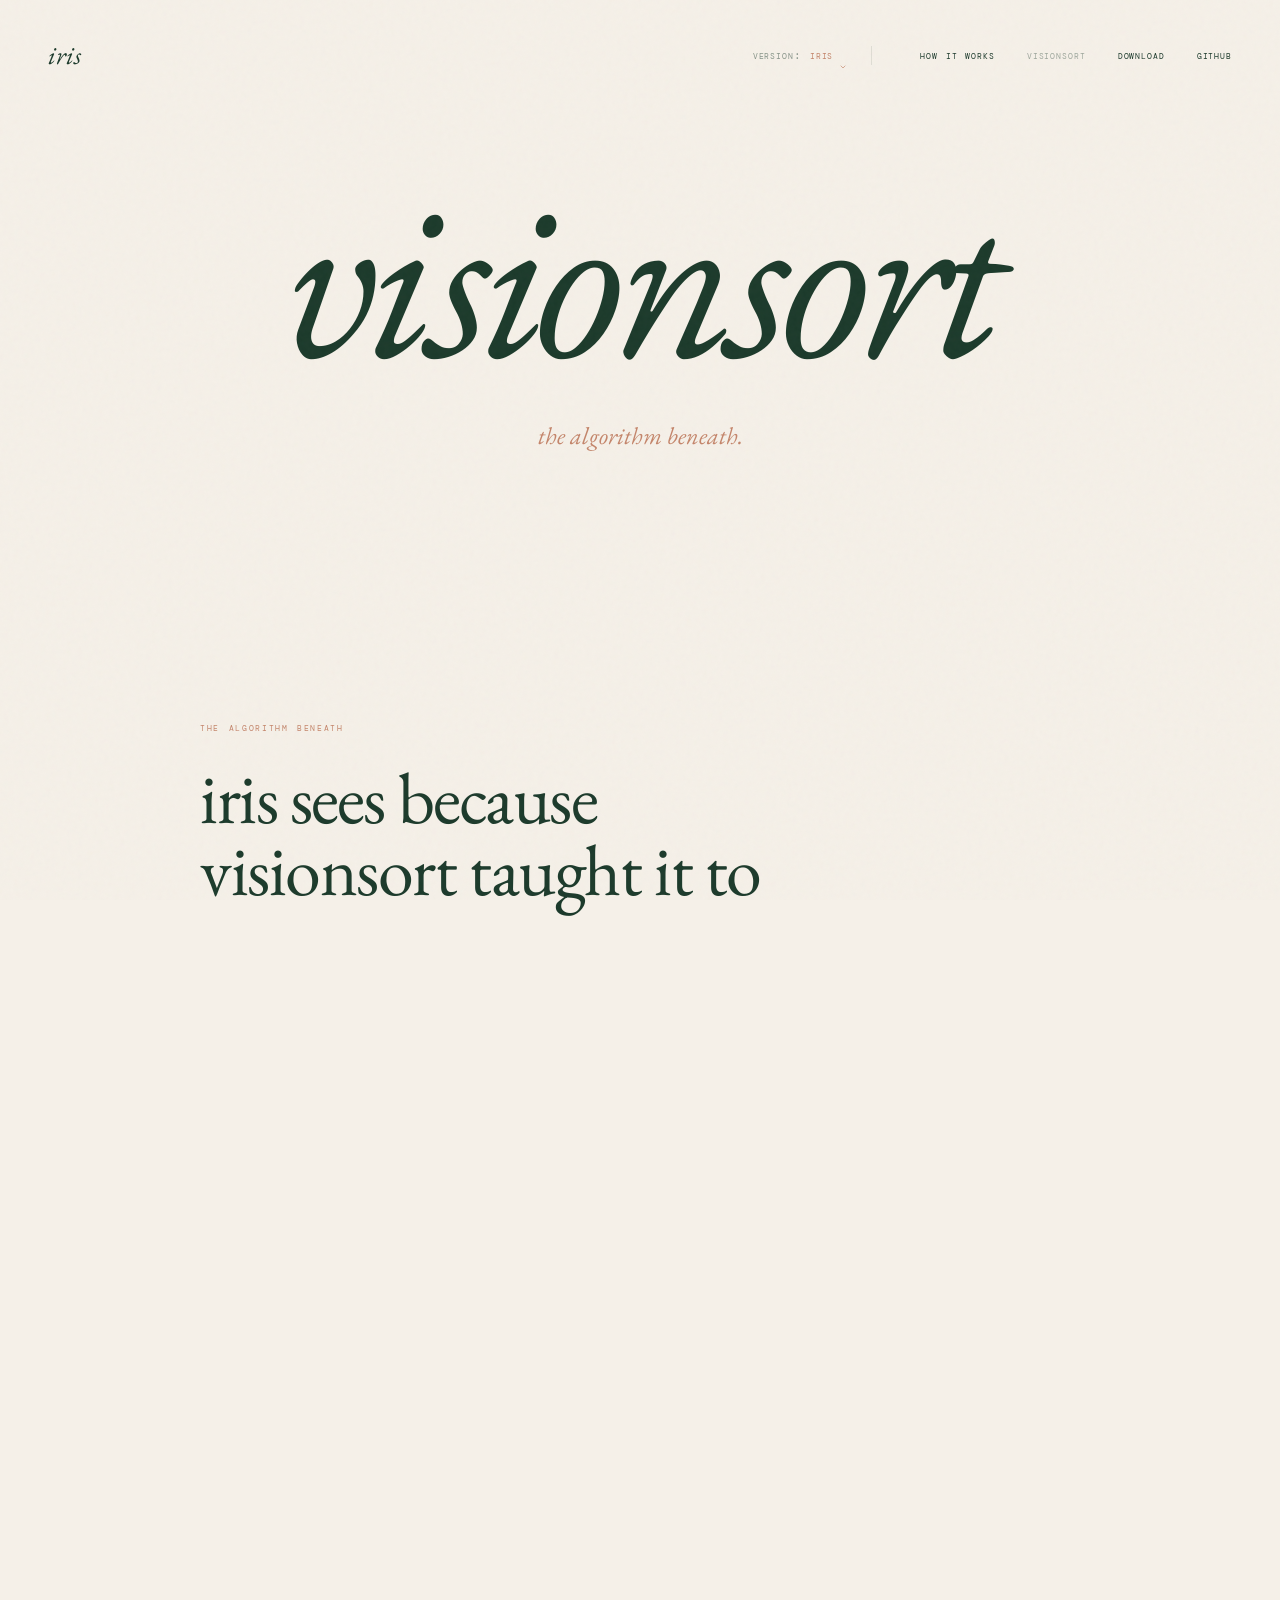
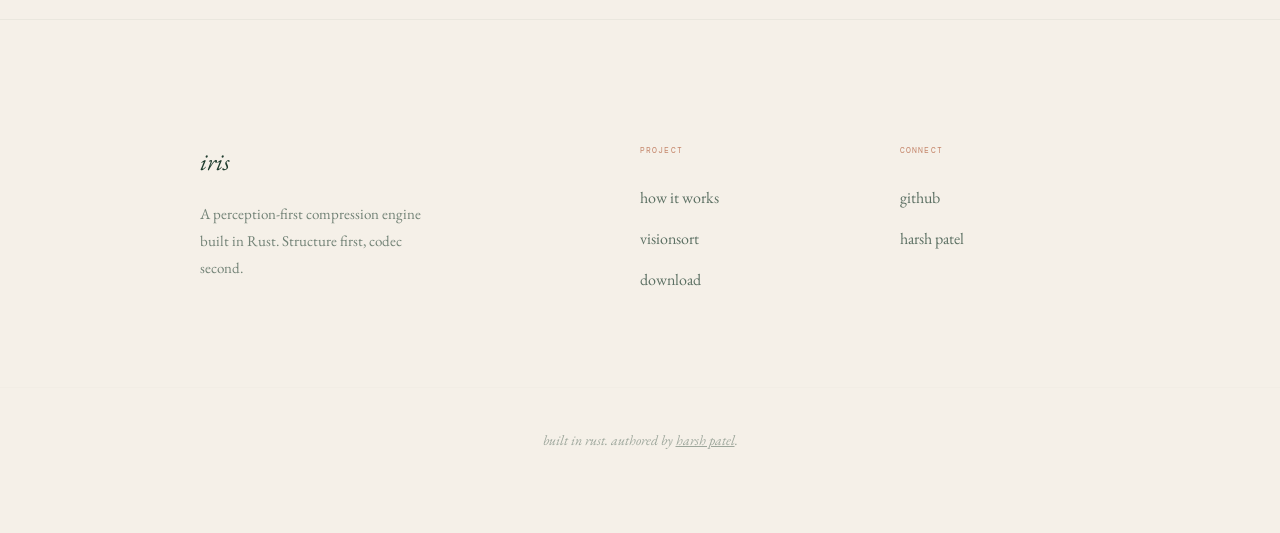
<file: visionsort.html>
<!DOCTYPE html>
<html lang="en">
<head>
  <meta charset="UTF-8">
  <meta name="viewport" content="width=device-width, initial-scale=1.0, viewport-fit=cover">
  <title>visionsort — iris</title>
  <link rel="stylesheet" href="styles.css">
  <script src="main.js" defer></script>
</head>
<body class="visionsort">

  <nav>
    <a href="index.html" class="nav-left">iris</a>
    <div class="nav-right">
      <div class="version-dropdown">
        <span class="label">version:</span>
        <div class="version-custom-select">
          <span class="version-current">iris</span>
          <div class="version-options">
            <div class="version-option" data-value="base">iris</div>
            <div class="version-option" data-value="salience">iris + salience</div>
          </div>
        </div>
      </div>
      <a href="how-it-works.html">how it works</a>
      <a href="visionsort.html" class="active">visionsort</a>
      <a href="salience.html" class="salience-only">salience</a>
      <a href="get-started.html">download</a>
      <a href="https://github.com/Carsk101/iris">github</a>
    </div>
  </nav>

  <main>
    <section class="cover">
      <h1 class="cover-title reveal visible">visionsort</h1>
      <p class="cover-subtitle reveal visible">the algorithm beneath.</p>
      <div class="scroll-guide reveal visible"></div>
    </section>

    <div class="hero">
      <div class="container">
        <div class="hero-eyebrow reveal stagger-1">the algorithm beneath</div>
        <h1 class="reveal stagger-2">iris sees because<br>visionsort taught it to</h1>
        <p class="hero-subtitle reveal stagger-3">visionsort treats sorting as a perception problem. iris inherits its eyes.</p>
      </div>
    </div>

    <div class="container">
      <section class="reveal">
        <h2 class="section-title">the algorithm</h2>
        <div class="grid" style="display: grid; grid-template-columns: 1fr 1fr; gap: 60px;">
          <div class="prose reveal">
            <p>Most sorting algorithms know nothing about their input. They compare and swap blindly — treating every array as equally unknown.</p>
            <p>VisionSort profiles before it sorts. A single forward pass measures entropy, samples disorder, identifies anchors, and maintains a <span style="font-family: var(--font-mono); color: var(--accent);">running_surprise</span> signal that updates with every element. When the pass completes, it knows what it's looking at.</p>
            <p>iris inherits this pass entirely. The actual sorting never runs — only the perception stage does.</p>
          </div>
          <div class="terminal-card reveal" style="align-self: start;">
            <pre><code>// the signal
running_surprise: f64
// 0.0 → predictable
// 1.0 → chaotic

// updated per element
running_surprise =
  running_surprise * 0.995
  + surprise       * 0.005</code></pre>
          </div>
        </div>
      </section>

      <section class="reveal">
        <h2 class="section-title">three signals</h2>
        <p style="font-family: var(--font-body); font-style: italic; font-size: 17px; margin-bottom: 48px; max-width: 600px;">
          "iris does not sort. it only perceives. these are the three outputs it takes from visionsort's profiling pass."
        </p>
        <div class="grid" style="display: grid; grid-template-columns: 1fr 1fr 1fr; gap: 32px;">
          <style>
             @media (max-width: 900px) { .grid { grid-template-columns: 1fr !important; } }
          </style>
          <div class="card reveal stagger-1">
            <div class="card-num">i</div>
            <h3>running_surprise → stage gating</h3>
            <p style="font-size: 15px;">When surprise stays low, the data is patterned. iris opens its expensive stages — resonance extraction, prediction graph. When high, it routes directly to the code.</p>
          </div>
          <div class="card reveal stagger-2">
            <div class="card-num">ii</div>
            <h3>disorder sampler → fingerprints</h3>
            <p style="font-size: 15px;">VisionSort samples random index pairs to estimate disorder. iris intercepts that same stream to build 64-bit SimHash fingerprints for the prediction graph.</p>
          </div>
          <div class="card reveal stagger-3">
            <div class="card-num">iii</div>
            <h3>phase 2 anchors → resonance seeds</h3>
            <p style="font-size: 15px;">VisionSort segments the array using anchor elements. iris reads the anchor spacing as candidate lag values for fast resonance detection on sorted data.</p>
          </div>
        </div>
      </section>

      <section class="reveal">
        <h2 class="section-title">nearsorted.bin</h2>
        <div class="reveal">
          <p style="font-family: var(--font-mono); font-size: 12px; color: var(--accent); opacity: 0.6; margin-bottom: 8px;">walkthrough</p>
          <div class="card" style="padding: 48px;">
            <p style="margin-bottom: 24px;">The profiling pass runs. <span style="font-family: var(--font-mono); color: var(--accent);">running_surprise</span> holds near <span style="font-family: var(--font-mono); color: var(--accent);">0.02</span>. Autocorrelation peaks at <span style="font-family: var(--font-mono); color: var(--accent);">lag=4</span>. Stage gates open fully.</p>
            <p style="margin-bottom: 24px;">Resonance extraction fires at <span style="font-family: var(--font-mono); color: var(--accent);">lag=4</span>. The residual is <span style="font-family: var(--font-mono); color: var(--accent);">data[i] wrapping_sub data[i-4]</span>. The residual goes to the internal range coder, squashing the stream into 9,857 bytes.</p>
            <p>Final ratio: <span style="font-family: var(--font-mono); color: var(--accent);">405x</span>.</p>
          </div>
        </div>
      </section>

      <section class="reveal">
        <h2 class="section-title">shared principle</h2>
        <div class="grid" style="display: grid; grid-template-columns: 1fr 1fr; gap: 80px;">
          <div class="prose reveal">
            <p>VisionSort's core constraint is self-imposed: pay for one read, use it for everything. iris applies the same constraint. Its profiling pass builds the context table, computes autocorrelation at 64 lags, and tracks surprise — all in one forward read.</p>
            <p>Perception is cheap and complete before any action begins.</p>
          </div>
          <div class="diagram reveal" style="border-left: 1px solid var(--accent); padding-left: 32px;">
            <h4 style="font-family: var(--font-mono); font-size: 11px; font-variant: small-caps; color: var(--accent); margin-bottom: 24px;">pipeline flow</h4>
            <ul style="list-style: none; font-family: var(--font-mono); font-size: 13px;">
              <li style="margin-bottom: 12px;">→ single forward pass</li>
              <li style="margin-bottom: 12px;">→ entropy & fingerprints</li>
              <li style="margin-bottom: 12px;">→ stage gates open</li>
              <li>→ codec: rANS / range coder</li>
            </ul>
          </div>
        </div>
      </section>
      <section class="reveal">
        <div class="card reveal stagger-1" style="text-align: center; padding: 80px 40px; margin-top: 80px;">
          <h2 style="font-family: var(--font-fancy); font-style: italic; font-size: 32px; margin-bottom: 24px; font-weight: 400;">checkout what visionsort is</h2>
          <p style="font-size: 16px; opacity: 0.6; max-width: 500px; margin: 0 auto 32px;">see the algorithm in motion on its dedicated interactive portal.</p>
          <a href="https://carsk101.github.io/visionsort/" class="reveal stagger-2" style="font-family: var(--font-mono); font-size: 11px; text-transform: lowercase; font-variant: small-caps; color: var(--accent); letter-spacing: 0.2em; border-bottom: 1px solid var(--accent); padding-bottom: 4px; text-decoration: none;">visit visionsort.io</a>
        </div>
      </section>
    </div>
  </main>

  <footer>
    <div class="container footer-grid">
      <div class="footer-col">
        <a href="index.html" class="footer-logo">iris</a>
        <p class="footer-tagline">A perception-first compression engine built in Rust. Structure first, codec second.</p>
      </div>
      <div class="footer-col">
        <h4>project</h4>
        <a href="how-it-works.html">how it works</a>
        <a href="visionsort.html">visionsort</a>
        <a href="salience.html" class="salience-only" style="display: block;">salience</a>
        <a href="get-started.html">download</a>
      </div>
      <div class="footer-col">
        <h4>connect</h4>
        <a href="https://github.com/Carsk101/iris">github</a>
        <a href="http://harshswebsite.com" target="_blank">harsh patel</a>
      </div>
    </div>
    <div class="footer-bottom">
      <p>built in rust. authored by <a href="http://harshswebsite.com" target="_blank" style="color: inherit; text-decoration: underline;">harsh patel</a>.</p>
    </div>
  </footer>

</body>
</html>
</file>
<file: styles.css>
@import url('https://fonts.googleapis.com/css2?family=DM+Mono:ital,wght@0,400;0,500;1,400&family=EB+Garamond:ital,wght@0,400;0,500;1,400;1,500&display=swap');

:root {
  --bg: #F5F0E8;
  --text: #1C3A2B;
  --accent: #C4856A;
  --card-bg: #FAF7F2;
  --font-body: 'EB Garamond', serif;
  --font-mono: 'DM Mono', monospace;
  --ease: cubic-bezier(0.2, 0.8, 0.2, 1);
}

/* Base reset & Typography */
* {
  margin: 0;
  padding: 0;
  box-sizing: border-box;
}

html {
  scroll-behavior: smooth;
  -webkit-font-smoothing: antialiased;
  -moz-osx-font-smoothing: grayscale;
}

body {
  background-color: var(--bg);
  color: var(--text);
  font-family: var(--font-body);
  font-size: 18px;
  line-height: 1.8;
  overflow-x: hidden;
}

/* Grain Noise Overlay */
body::before {
  content: "";
  position: fixed;
  top: 0; left: 0; width: 100vw; height: 100vh;
  pointer-events: none;
  z-index: 9999;
  opacity: 0.03;
  background-image: url("data:image/svg+xml,%3Csvg viewBox='0 0 200 200' xmlns='http://www.w3.org/2000/svg'%3E%3Cfilter id='noiseFilter'%3E%3CfeTurbulence type='fractalNoise' baseFrequency='0.85' numOctaves='3' stitchTiles='stitch'/%3E%3C/filter%3E%3Crect width='100%25' height='100%25' filter='url(%23noiseFilter)'/%3E%3C/svg%3E");
}

/* Layout Elements */
.container {
  max-width: 960px;
  margin: 0 auto;
  padding: 0 40px;
}

section {
  padding: 160px 0;
}

/* Nav */
nav {
  position: fixed;
  top: 0;
  left: 0;
  width: 100%;
  box-sizing: border-box;
  display: flex;
  justify-content: space-between;
  align-items: center;
  padding: calc(env(safe-area-inset-top, 0px) + 32px) calc(env(safe-area-inset-right, 0px) + 48px) 32px calc(env(safe-area-inset-left, 0px) + 48px);
  z-index: 1000;
  background: rgba(245, 240, 232, 0.95);
  backdrop-filter: blur(10px);
  opacity: 0;
  transform: translateY(-100%);
  transition: opacity 0.5s var(--ease), transform 0.5s var(--ease);
  pointer-events: none;
}

nav.visible {
  opacity: 1;
  transform: translateY(0);
  pointer-events: auto;
}

.nav-left {
  font-family: var(--font-body);
  font-style: italic;
  font-size: 26px;
  text-decoration: none;
  color: var(--text);
  transition: color 0.6s var(--ease), letter-spacing 0.6s var(--ease), transform 0.6s var(--ease), opacity 0.6s var(--ease);
  display: inline-block;
}

.nav-left:hover { 
  color: var(--accent);
  letter-spacing: 0.04em;
  transform: translateY(-1px);
}

.nav-right {
  display: flex;
  gap: 32px;
  align-items: center;
}

.nav-right a {
  font-family: var(--font-mono);
  font-size: 11px;
  text-transform: lowercase;
  font-variant: small-caps;
  text-decoration: none;
  color: var(--text);
  letter-spacing: 0.08em;
  transition: color 0.6s var(--ease), opacity 0.6s var(--ease);
}

.nav-right a:hover { color: var(--accent); }

.nav-right a.active {
  opacity: 0.4;
  pointer-events: none;
}

/* Titles */
h1 {
  font-size: 72px;
  line-height: 1;
  font-weight: 400;
  letter-spacing: -0.02em;
  margin-bottom: 32px;
}

.hero-eyebrow {
  font-family: var(--font-mono);
  font-size: 11px;
  text-transform: lowercase;
  font-variant: small-caps;
  color: var(--accent);
  margin-bottom: 24px;
  letter-spacing: 0.15em;
}

.section-title {
  font-family: var(--font-mono);
  font-size: 11px;
  color: var(--accent);
  text-transform: lowercase;
  font-variant: small-caps;
  letter-spacing: 0.2em;
  margin-bottom: 56px;
  font-weight: normal;
}

/* Animations */
.reveal {
  opacity: 0;
  transform: translateY(30px);
  transition: opacity 1200ms var(--ease), transform 1200ms var(--ease);
}

.reveal.visible {
  opacity: 1;
  transform: translateY(0);
}

.stagger-1 { transition-delay: 100ms; }
.stagger-2 { transition-delay: 200ms; }
.stagger-3 { transition-delay: 300ms; }
.stagger-4 { transition-delay: 400ms; }
.stagger-5 { transition-delay: 500ms; }

/* Cover Section */
.cover {
  height: 100vh;
  display: flex;
  flex-direction: column;
  justify-content: center;
  align-items: center;
  text-align: center;
  position: relative;
  background-color: var(--bg);
  z-index: 10;
}

/* Internal pages "peak" style */
body:not(.home) .cover {
  min-height: 60vh;
  height: auto;
  padding: 160px 0 160px;
}

body:not(.home) .scroll-guide {
  display: none;
}

.hero {
  padding: 100px 0;
  display: block;
}

body:not(.home) .hero {
  padding-top: 100px;
}

.cover-title {
  font-size: 18vw;
  font-style: italic;
  font-weight: 400;
  line-height: 1;
  margin-bottom: 24px;
  letter-spacing: -0.04em;
}

.cover-title.reveal {
  transition: opacity 2.5s var(--ease), transform 2.5s var(--ease);
}

.cover-subtitle {
  font-family: var(--font-body);
  font-style: italic;
  font-size: 24px;
  color: var(--accent);
}

.cover-subtitle.reveal {
  transition: opacity 2s var(--ease) 0.4s, transform 2s var(--ease) 0.4s;
}

.scroll-guide {
  position: absolute;
  bottom: 60px;
  left: 50%;
  transform: translateX(-50%);
  width: 1px;
  height: 60px;
  background: linear-gradient(to bottom, var(--accent), transparent);
}

.scroll-guide.reveal {
  transition: opacity 2s var(--ease) 0.8s;
}

/* Cards & Components */
.card {
  background-color: var(--card-bg);
  border: 1px solid rgba(28, 58, 43, 0.08);
  border-radius: 2px;
  padding: 40px;
  transition: border-color 0.8s var(--ease), transform 0.8s var(--ease);
}

.card:hover {
  border-color: var(--accent);
  transform: translateY(-4px);
}

.terminal-card {
  background-color: var(--text);
  color: var(--bg);
  font-family: var(--font-mono);
  font-size: 13px;
  padding: 24px;
  border-radius: 2px;
  line-height: 1.6;
}

/* Footer redesign */
footer {
  padding: 120px 0 80px 0;
  border-top: 1px solid rgba(28, 58, 43, 0.05);
  margin-top: 80px;
  font-size: 16px;
}

.footer-grid {
  display: grid;
  grid-template-columns: 2fr 1fr 1fr;
  gap: 80px;
  margin-bottom: 80px;
}

.footer-col h4 {
  font-family: var(--font-mono);
  font-size: 11px;
  text-transform: lowercase;
  font-variant: small-caps;
  color: var(--accent);
  letter-spacing: 0.1em;
  margin-bottom: 24px;
  font-weight: normal;
}

.footer-col a {
  display: block;
  font-family: var(--font-body);
  color: var(--text);
  text-decoration: none;
  margin-bottom: 12px;
  opacity: 0.7;
  transition: opacity 0.6s var(--ease);
}

.footer-col a:hover { opacity: 1; color: var(--accent); }

.footer-logo {
  font-style: italic;
  font-size: 24px !important;
  opacity: 1 !important;
  margin-bottom: 16px !important;
}

.footer-tagline {
  font-size: 15px;
  opacity: 0.6;
  max-width: 240px;
}

.footer-bottom {
  text-align: center;
  font-style: italic;
  opacity: 0.4;
  font-size: 14px;
  border-top: 1px solid rgba(28, 58, 43, 0.03);
  padding-top: 40px;
}

/* Responsive */
@media (max-width: 768px) {
  h1 { font-size: 48px; }
  section { padding: 80px 0; }
  .footer-grid { grid-template-columns: 1fr; gap: 40px; }
  nav { 
    padding: calc(env(safe-area-inset-top, 0px) + 24px) 24px 24px 24px; 
    flex-direction: column; 
    align-items: flex-start; 
    gap: 24px; 
  }
  .nav-right { gap: 16px; flex-wrap: wrap; }
}

.table-container {
  width: 100%;
  overflow-x: auto;
  -webkit-overflow-scrolling: touch;
}

/* Version States */
body:not(.version-salience) .salience-only {
  display: none !important;
}

body.version-salience .base-only {
  display: none !important;
}

.version-dropdown {
  position: relative;
  display: flex;
  align-items: center;
  gap: 8px;
  font-family: var(--font-mono);
  font-size: 11px;
  text-transform: lowercase;
  font-variant: small-caps;
  color: var(--text);
  letter-spacing: 0.08em;
  margin-right: 16px;
  border-right: 1px solid rgba(28, 58, 43, 0.1);
  padding-right: 24px;
}

@media (max-width: 768px) {
  .version-dropdown {
    margin-right: 8px;
    padding-right: 12px;
  }
}

.version-dropdown span.label {
  opacity: 0.5;
}

.version-custom-select {
  position: relative;
  cursor: pointer;
  color: var(--accent);
  padding-right: 14px;
  background-image: url("data:image/svg+xml,%3Csvg xmlns='http://www.w3.org/2000/svg' width='8' height='8' viewBox='0 0 24 24' fill='none' stroke='%23C4856A' stroke-width='2' stroke-linecap='round' stroke-linejoin='round'%3E%3Cpolyline points='6 9 12 15 18 9'%3E%3C/polyline%3E%3C/svg%3E");
  background-repeat: no-repeat;
  background-position: right center;
  padding-bottom: 24px; /* padding for the hover bridge */
  margin-bottom: -24px;
}

.version-current {
  transition: opacity 0.3s var(--ease);
}

.version-custom-select:hover .version-current {
  opacity: 0.8;
}

.version-options {
  display: none;
  position: absolute;
  top: 100%;
  left: 0;
  background: var(--bg);
  border: 1px solid rgba(28, 58, 43, 0.1);
  border-radius: 2px;
  padding: 8px 0;
  min-width: 140px;
  z-index: 1000;
  box-shadow: 0 4px 12px rgba(28, 58, 43, 0.05);
  margin-top: -8px; /* overlap to bridge the gap with padding-bottom */
}

.version-custom-select:hover .version-options,
.version-custom-select.open .version-options {
  display: block;
  animation: fadeIn 0.2s var(--ease);
}

@keyframes fadeIn {
  from { opacity: 0; transform: translateY(-4px); }
  to { opacity: 1; transform: translateY(0); }
}

.version-option {
  padding: 6px 16px;
  color: var(--text);
  transition: color 0.3s var(--ease), background 0.3s var(--ease);
}

.version-option:hover {
  color: var(--accent);
  background: rgba(28, 58, 43, 0.03);
}

.salience-badge {
  display: inline-flex;
  align-items: center;
  background: rgba(196, 133, 106, 0.08);
  color: var(--accent);
  padding: 4px 10px;
  border-radius: 3px;
  font-family: var(--font-mono);
  font-size: 10px;
  text-transform: uppercase;
  letter-spacing: 0.1em;
  vertical-align: middle;
  margin-left: 12px;
  border: 1px solid rgba(196, 133, 106, 0.2);
}
</file>
